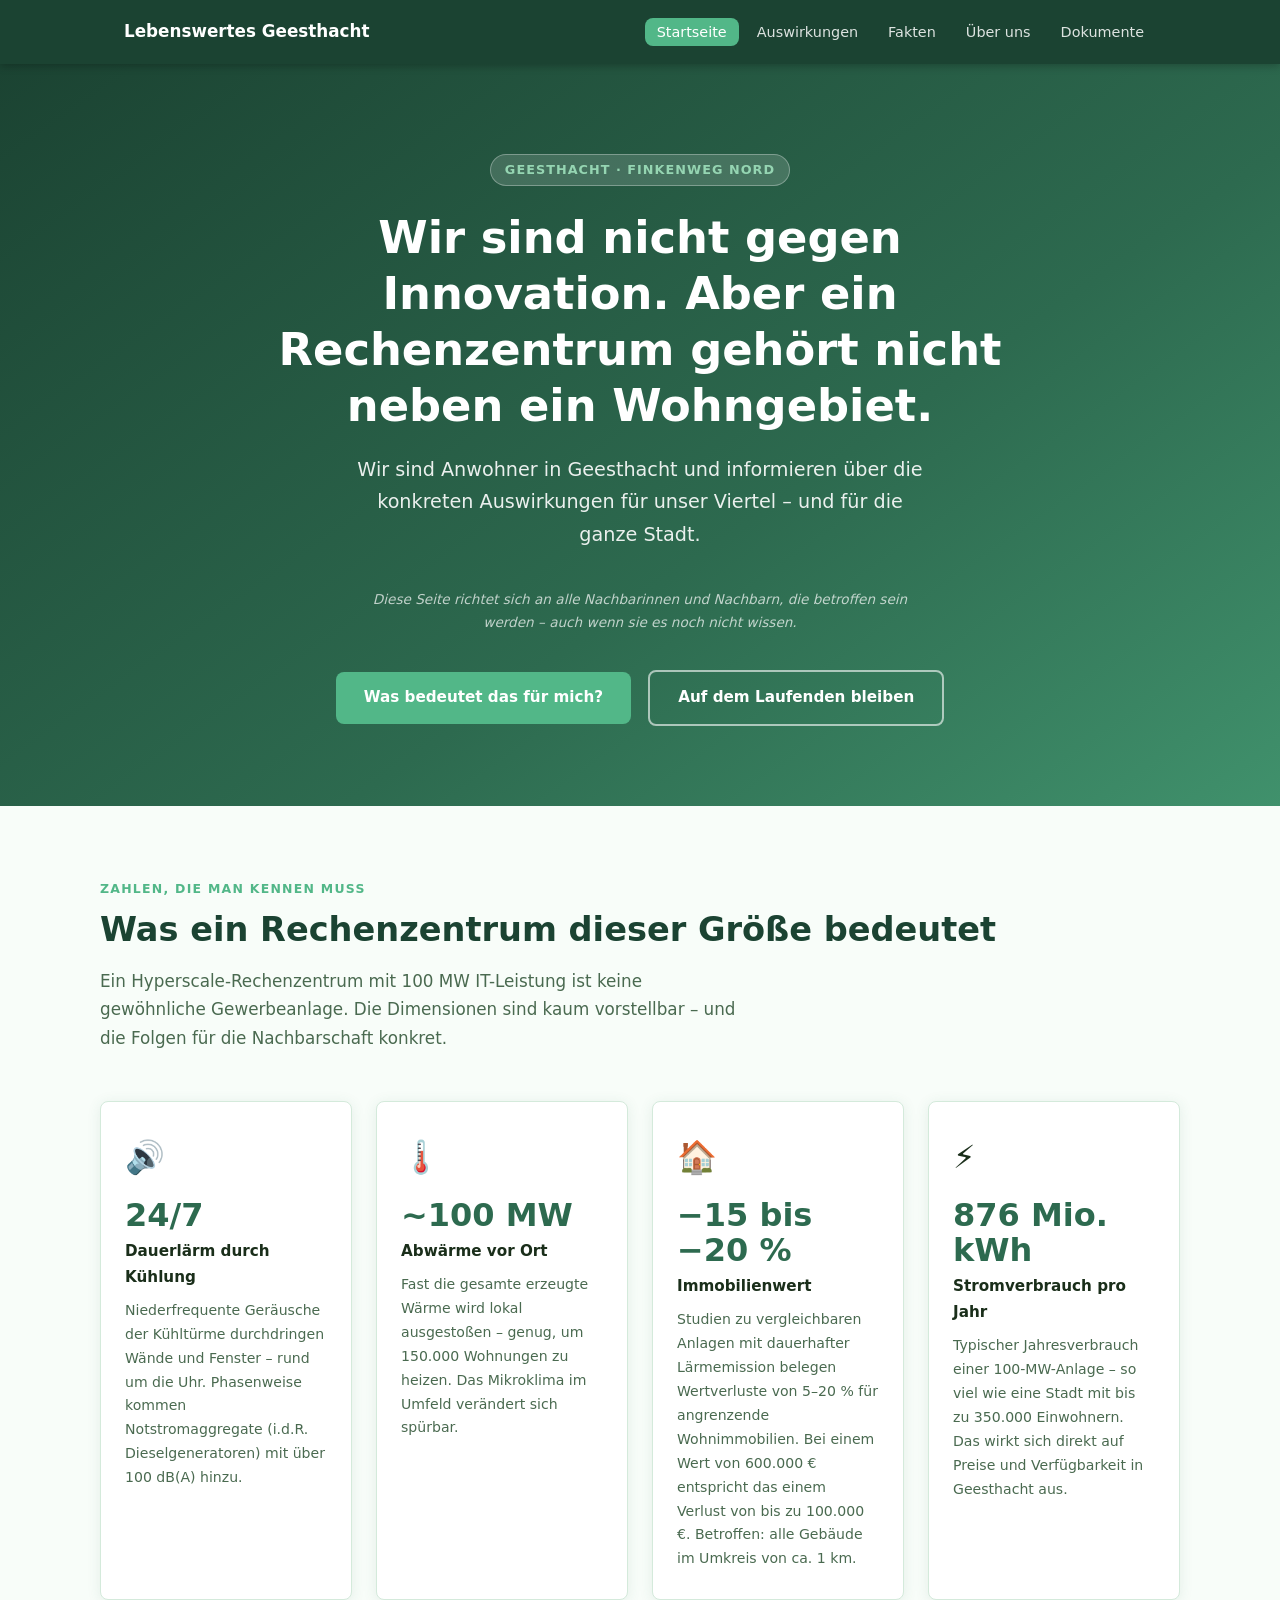
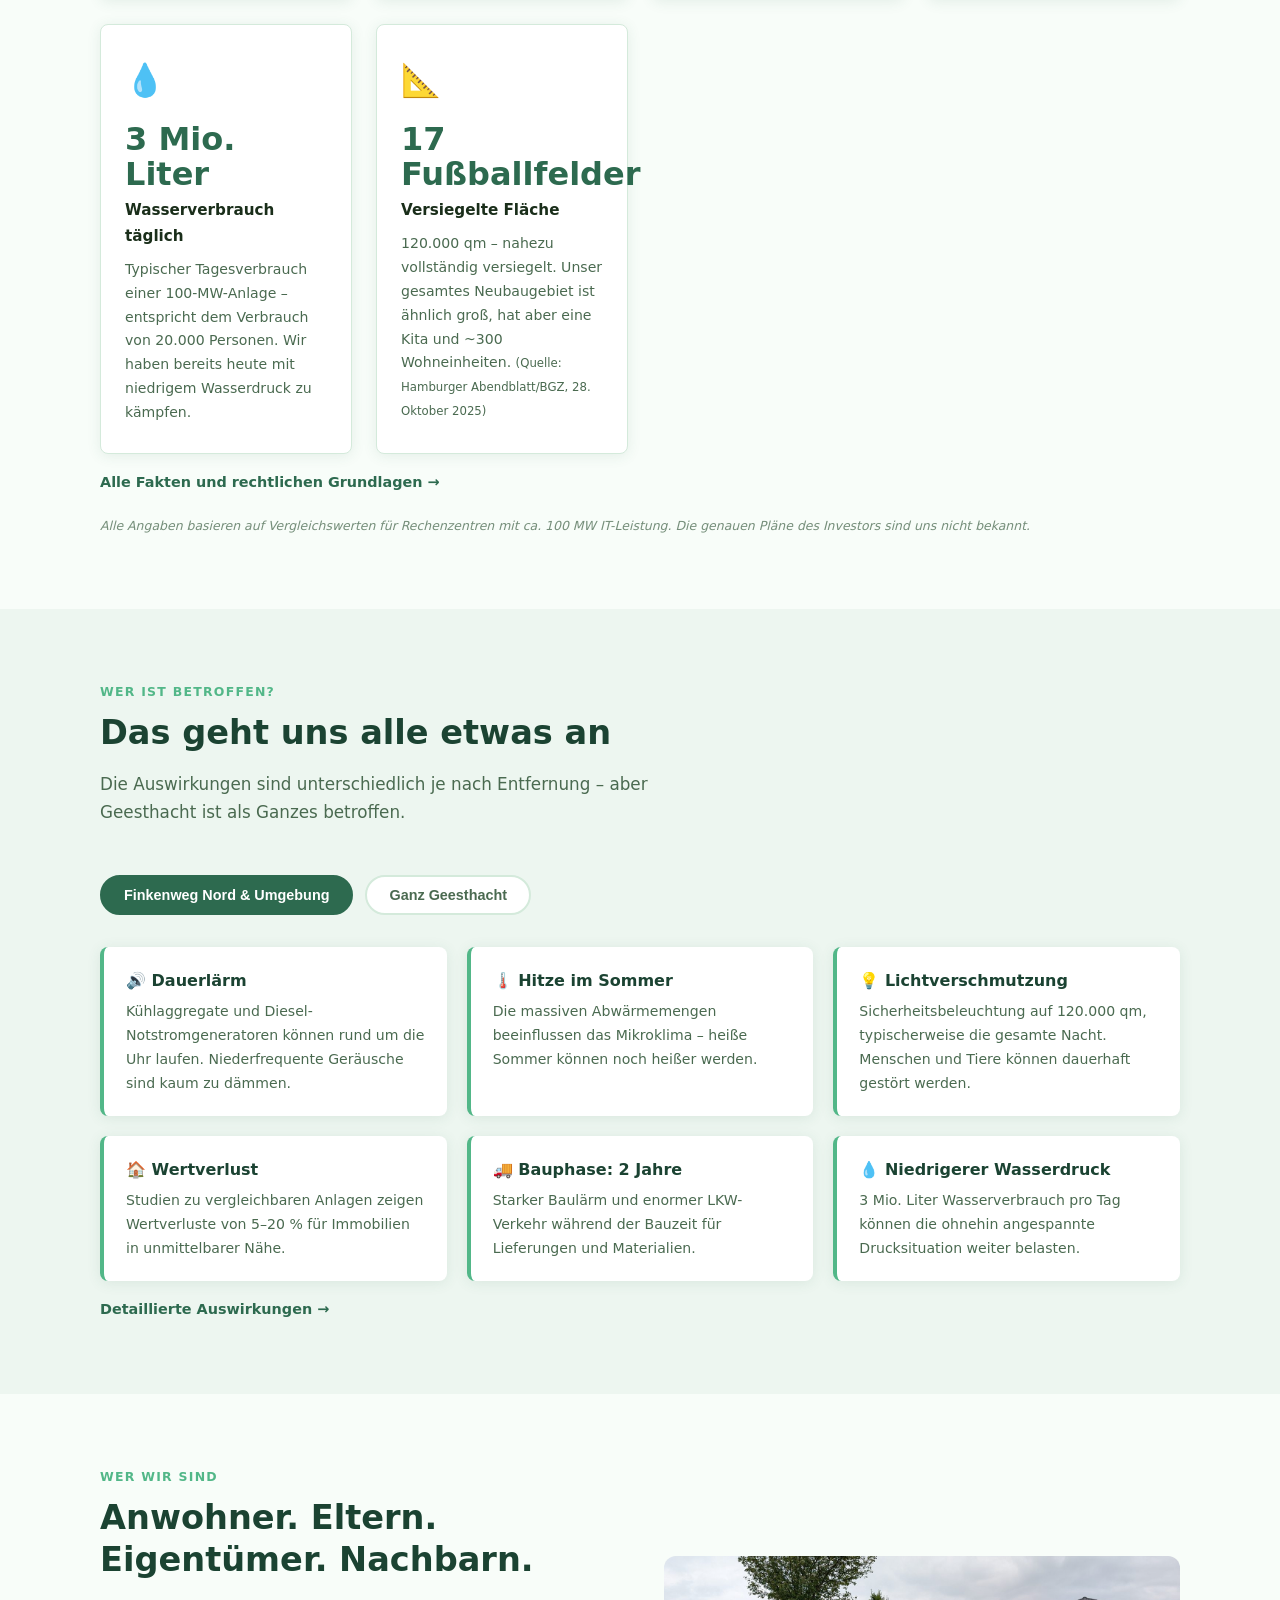
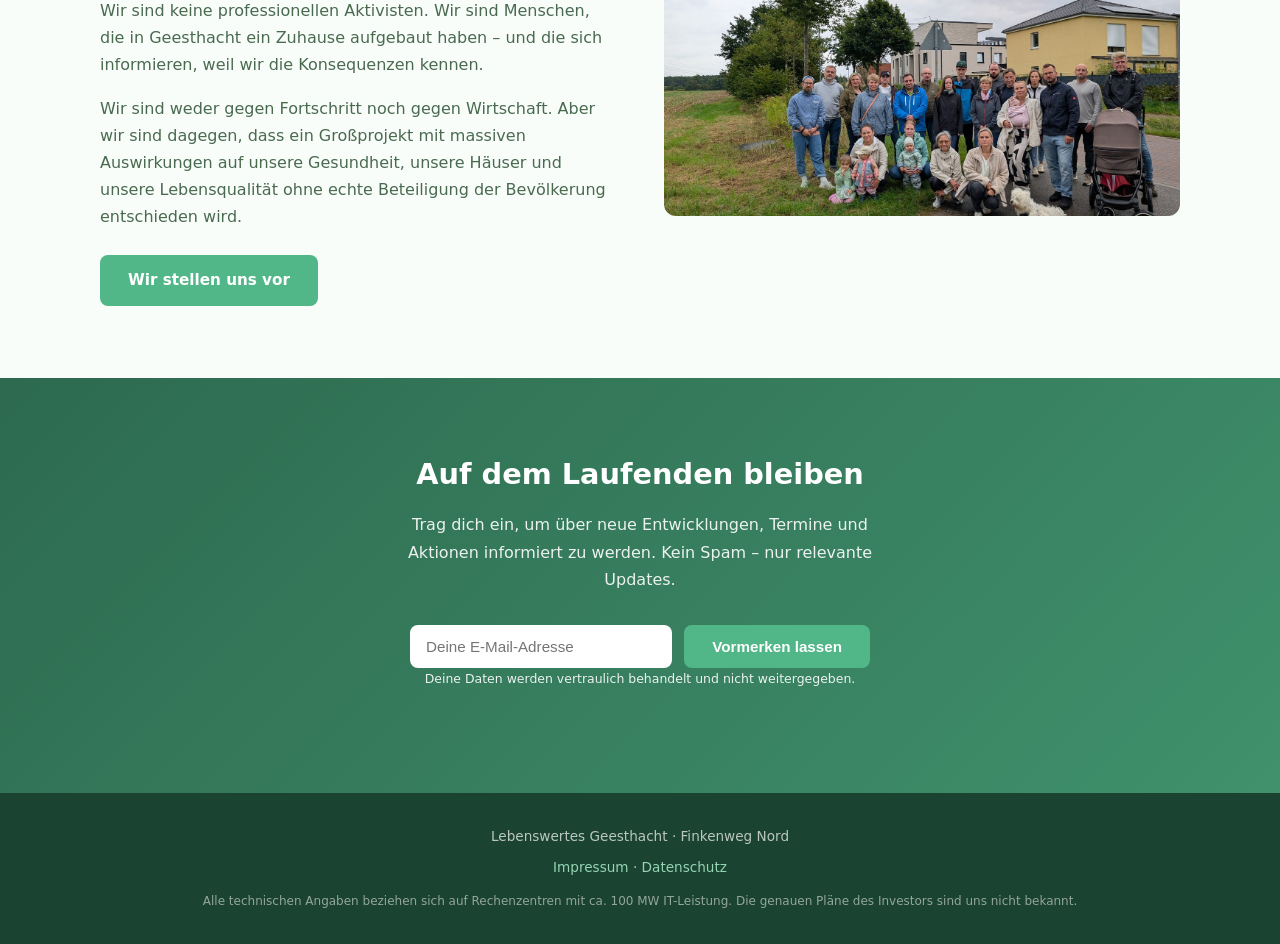
<file: index.html>
<!DOCTYPE html>
<html lang="de">
<head>
    <meta charset="UTF-8">
    <link rel="icon" href="data:image/svg+xml,<svg xmlns=%22http://www.w3.org/2000/svg%22 viewBox=%220 0 100 100%22><text y=%22.9em%22 font-size=%2290%22>🌿</text></svg>">
    <meta name="viewport" content="width=device-width, initial-scale=1.0">
    <title>Lebenswertes Geesthacht</title>
    <meta name="description" content="Wir sind Anwohner in Geesthacht und setzen uns dafür ein, dass kein Rechenzentrum direkt neben unserem Wohngebiet gebaut wird.">
    <link rel="stylesheet" href="style.css">
</head>
<body>

<nav class="nav">
    <div class="nav-inner">
        <a href="index.html" class="nav-logo">Lebenswertes Geesthacht</a>
        <button class="nav-toggle" onclick="toggleNav()" aria-label="Menü">
            <span></span><span></span><span></span>
        </button>
        <ul class="nav-links" id="navLinks">
            <li><a href="index.html" class="active">Startseite</a></li>
            <li><a href="auswirkungen.html">Auswirkungen</a></li>
            <li><a href="fakten.html">Fakten</a></li>
            <li><a href="ueber-uns.html">Über uns</a></li>
            <li><a href="dokumente.html">Dokumente</a></li>
        </ul>
    </div>
</nav>

<section class="hero">
    <span class="hero-label">Geesthacht · Finkenweg Nord</span>
    <h1>Wir sind nicht gegen Innovation. Aber ein Rechenzentrum gehört nicht neben ein Wohngebiet.</h1>
    <p class="hero-sub">
        Wir sind Anwohner in Geesthacht und informieren über die konkreten Auswirkungen für unser Viertel – und für die ganze Stadt.
    </p>
    <p class="hero-note">
        Diese Seite richtet sich an alle Nachbarinnen und Nachbarn, die betroffen sein werden – auch wenn sie es noch nicht wissen.
    </p>
    <a href="auswirkungen.html" class="btn btn-primary">Was bedeutet das für mich?</a>
    <a href="#vormerken" class="btn btn-outline">Auf dem Laufenden bleiben</a>
</section>

<!-- FACT HIGHLIGHTS -->
<section class="section">
    <div class="container">
        <p class="section-label">Zahlen, die man kennen muss</p>
        <h2 class="section-title">Was ein Rechenzentrum dieser Größe bedeutet</h2>
        <p class="section-intro">
            Ein Hyperscale-Rechenzentrum mit 100 MW IT-Leistung ist keine gewöhnliche Gewerbeanlage.
            Die Dimensionen sind kaum vorstellbar – und die Folgen für die Nachbarschaft konkret.
        </p>
        <div class="cards">
            <div class="card">
                <div class="card-icon">🔊</div>
                <div class="card-number">24/7</div>
                <div class="card-title">Dauerlärm durch Kühlung</div>
                <p>Niederfrequente Geräusche der Kühltürme durchdringen Wände und Fenster – rund um die Uhr. Phasenweise kommen Notstromaggregate (i.d.R. Dieselgeneratoren) mit über 100 dB(A) hinzu.</p>
            </div>
            <div class="card">
                <div class="card-icon">🌡️</div>
                <div class="card-number">~100 MW</div>
                <div class="card-title">Abwärme vor Ort</div>
                <p>Fast die gesamte erzeugte Wärme wird lokal ausgestoßen – genug, um 150.000 Wohnungen zu heizen. Das Mikroklima im Umfeld verändert sich spürbar.</p>
            </div>
            <div class="card">
                <div class="card-icon">🏠</div>
                <div class="card-number">−15 bis −20 %</div>
                <div class="card-title">Immobilienwert</div>
                <p>Studien zu vergleichbaren Anlagen mit dauerhafter Lärmemission belegen Wertverluste von 5–20 % für angrenzende Wohnimmobilien. Bei einem Wert von 600.000 € entspricht das einem Verlust von bis zu 100.000 €. Betroffen: alle Gebäude im Umkreis von ca. 1 km.</p>
            </div>
            <div class="card">
                <div class="card-icon">⚡</div>
                <div class="card-number">876 Mio. kWh</div>
                <div class="card-title">Stromverbrauch pro Jahr</div>
                <p>Typischer Jahresverbrauch einer 100-MW-Anlage – so viel wie eine Stadt mit bis zu 350.000 Einwohnern. Das wirkt sich direkt auf Preise und Verfügbarkeit in Geesthacht aus.</p>
            </div>
            <div class="card">
                <div class="card-icon">💧</div>
                <div class="card-number">3 Mio. Liter</div>
                <div class="card-title">Wasserverbrauch täglich</div>
                <p>Typischer Tagesverbrauch einer 100-MW-Anlage – entspricht dem Verbrauch von 20.000 Personen. Wir haben bereits heute mit niedrigem Wasserdruck zu kämpfen.</p>
            </div>
            <div class="card">
                <div class="card-icon">📐</div>
                <div class="card-number">17 Fußballfelder</div>
                <div class="card-title">Versiegelte Fläche</div>
                <p>120.000 qm – nahezu vollständig versiegelt. Unser gesamtes Neubaugebiet ist ähnlich groß, hat aber eine Kita und ~300 Wohneinheiten. <small style="color:var(--text-muted);">(Quelle: Hamburger Abendblatt/BGZ, 28. Oktober 2025)</small></p>
            </div>
        </div>
        <a href="fakten.html" class="teaser-link">Alle Fakten und rechtlichen Grundlagen →</a>
        <p style="margin-top:20px; font-size:.78rem; color:var(--text-muted); font-style:italic; opacity:.75;">Alle Angaben basieren auf Vergleichswerten für Rechenzentren mit ca. 100 MW IT-Leistung. Die genauen Pläne des Investors sind uns nicht bekannt.</p>
    </div>
</section>

<!-- BETROFFEN? -->
<section class="section section-alt">
    <div class="container">
        <p class="section-label">Wer ist betroffen?</p>
        <h2 class="section-title">Das geht uns alle etwas an</h2>
        <p class="section-intro">Die Auswirkungen sind unterschiedlich je nach Entfernung – aber Geesthacht ist als Ganzes betroffen.</p>

        <div class="tabs">
            <button class="tab-btn active" onclick="switchTab('tab-nah', this)">Finkenweg Nord &amp; Umgebung</button>
            <button class="tab-btn" onclick="switchTab('tab-geesthacht', this)">Ganz Geesthacht</button>
        </div>

        <div class="tab-panel active" id="tab-nah">
            <div class="impact-grid">
                <div class="impact-item">
                    <h3>🔊 Dauerlärm</h3>
                    <p>Kühlaggregate und Diesel-Notstromgeneratoren können rund um die Uhr laufen. Niederfrequente Geräusche sind kaum zu dämmen.</p>
                </div>
                <div class="impact-item">
                    <h3>🌡️ Hitze im Sommer</h3>
                    <p>Die massiven Abwärmemengen beeinflussen das Mikroklima – heiße Sommer können noch heißer werden.</p>
                </div>
                <div class="impact-item">
                    <h3>💡 Lichtverschmutzung</h3>
                    <p>Sicherheitsbeleuchtung auf 120.000 qm, typischerweise die gesamte Nacht. Menschen und Tiere können dauerhaft gestört werden.</p>
                </div>
                <div class="impact-item">
                    <h3>🏠 Wertverlust</h3>
                    <p>Studien zu vergleichbaren Anlagen zeigen Wertverluste von 5–20 % für Immobilien in unmittelbarer Nähe.</p>
                </div>
                <div class="impact-item">
                    <h3>🚚 Bauphase: 2 Jahre</h3>
                    <p>Starker Baulärm und enormer LKW-Verkehr während der Bauzeit für Lieferungen und Materialien.</p>
                </div>
                <div class="impact-item">
                    <h3>💧 Niedrigerer Wasserdruck</h3>
                    <p>3 Mio. Liter Wasserverbrauch pro Tag können die ohnehin angespannte Drucksituation weiter belasten.</p>
                </div>
            </div>
            <a href="auswirkungen.html" class="teaser-link">Detaillierte Auswirkungen →</a>
        </div>

        <div class="tab-panel" id="tab-geesthacht">
            <div class="impact-grid">
                <div class="impact-item">
                    <h3>⚡ Höhere Stromkosten</h3>
                    <p>876 Mio. kWh zusätzlicher Jahresverbrauch kann die Stromverfügbarkeit und Preise für alle Geesthachter beeinflussen.</p>
                </div>
                <div class="impact-item">
                    <h3>🚗 Wallboxen eingeschränkt</h3>
                    <p>Besonders in der neuen Hafencity können Wallboxen durch Lastenmanagement stark eingeschränkt werden – weil die nötige Kapazität fehlt.</p>
                </div>
                <div class="impact-item">
                    <h3>💧 Wasserversorgung</h3>
                    <p>Der enorme Wasserverbrauch kann das Geesthachter Netz, das ohnehin unter Druck steht, weiter belasten.</p>
                </div>
                <div class="impact-item">
                    <h3>📉 Kaum wirtschaftlicher Nutzen</h3>
                    <p>Nur 50–100 Arbeitsplätze, kaum lokale Aufträge, geringe Gewerbesteuer durch Abschreibungen und steuerliche Zerlegung auf mehrere Kommunen.</p>
                </div>
            </div>
            <a href="auswirkungen.html" class="teaser-link">Detaillierte Auswirkungen →</a>
        </div>
    </div>
</section>

<!-- WER SIND WIR -->
<section class="section">
    <div class="container section-split">
        <div>
            <p class="section-label">Wer wir sind</p>
            <h2 class="section-title">Anwohner. Eltern. Eigentümer. Nachbarn.</h2>
            <p style="color:var(--text-muted); margin-bottom:16px;">
                Wir sind keine professionellen Aktivisten. Wir sind Menschen, die in Geesthacht ein Zuhause aufgebaut haben –
                und die sich informieren, weil wir die Konsequenzen kennen.
            </p>
            <p style="color:var(--text-muted); margin-bottom:24px;">
                Wir sind weder gegen Fortschritt noch gegen Wirtschaft. Aber wir sind dagegen, dass ein Großprojekt
                mit massiven Auswirkungen auf unsere Gesundheit, unsere Häuser und unsere Lebensqualität
                ohne echte Beteiligung der Bevölkerung entschieden wird.
            </p>
            <a href="ueber-uns.html" class="btn btn-primary">Wir stellen uns vor</a>
        </div>
        <div style="border-radius:12px; overflow:hidden; height:260px;">
            <img src="gruppe_finkenweg.jpg" alt="Anwohner Lebenswertes Geesthacht" style="width:100%; height:100%; object-fit:cover; object-position:center 55%; display:block;">
        </div>
    </div>
</section>

<!-- NEWSLETTER -->
<section class="newsletter" id="vormerken">
    <div class="container">
        <h2>Auf dem Laufenden bleiben</h2>
        <p>Trag dich ein, um über neue Entwicklungen, Termine und Aktionen informiert zu werden. Kein Spam – nur relevante Updates.</p>

        <!-- MAILCHIMP EMBED: Ersetze diesen Platzhalter mit dem Einbettcode aus deinem Mailchimp-Account -->
        <!-- Anleitung: Mailchimp → Audience → Signup forms → Embedded forms → Code kopieren und hier einfügen -->
        <form class="newsletter-form" action="https://lebenswertes-geesthacht.us17.list-manage.com/subscribe/post?u=48dccf539fbe68d70dd733b35&amp;id=de1815a1cf&amp;f_id=00e4e0e3f0" method="post" target="_blank">
            <input type="email" name="EMAIL" placeholder="Deine E-Mail-Adresse" required>
            <div aria-hidden="true" style="position:absolute;left:-5000px;"><input type="text" name="b_48dccf539fbe68d70dd733b35_de1815a1cf" tabindex="-1" value=""></div>
            <button type="submit" name="subscribe" class="btn btn-primary">Vormerken lassen</button>
        </form>
        <p class="newsletter-hint">Deine Daten werden vertraulich behandelt und nicht weitergegeben.</p>
        <!-- ENDE MAILCHIMP PLATZHALTER -->
    </div>
</section>

<footer>
    <div class="container">
        <p>Lebenswertes Geesthacht · Finkenweg Nord</p>
        <p style="margin-top:8px;"><a href="impressum.html">Impressum</a> · <a href="datenschutz.html">Datenschutz</a></p>
        <p style="margin-top:12px; font-size:.75rem; opacity:.75;">Alle technischen Angaben beziehen sich auf Rechenzentren mit ca. 100 MW IT-Leistung. Die genauen Pläne des Investors sind uns nicht bekannt.</p>
    </div>
</footer>

<script>
function toggleNav() {
    document.getElementById('navLinks').classList.toggle('open');
}
function switchTab(id, btn) {
    document.querySelectorAll('.tab-panel').forEach(p => p.classList.remove('active'));
    document.querySelectorAll('.tab-btn').forEach(b => b.classList.remove('active'));
    document.getElementById(id).classList.add('active');
    btn.classList.add('active');
}
</script>
</body>
</html>
</file>
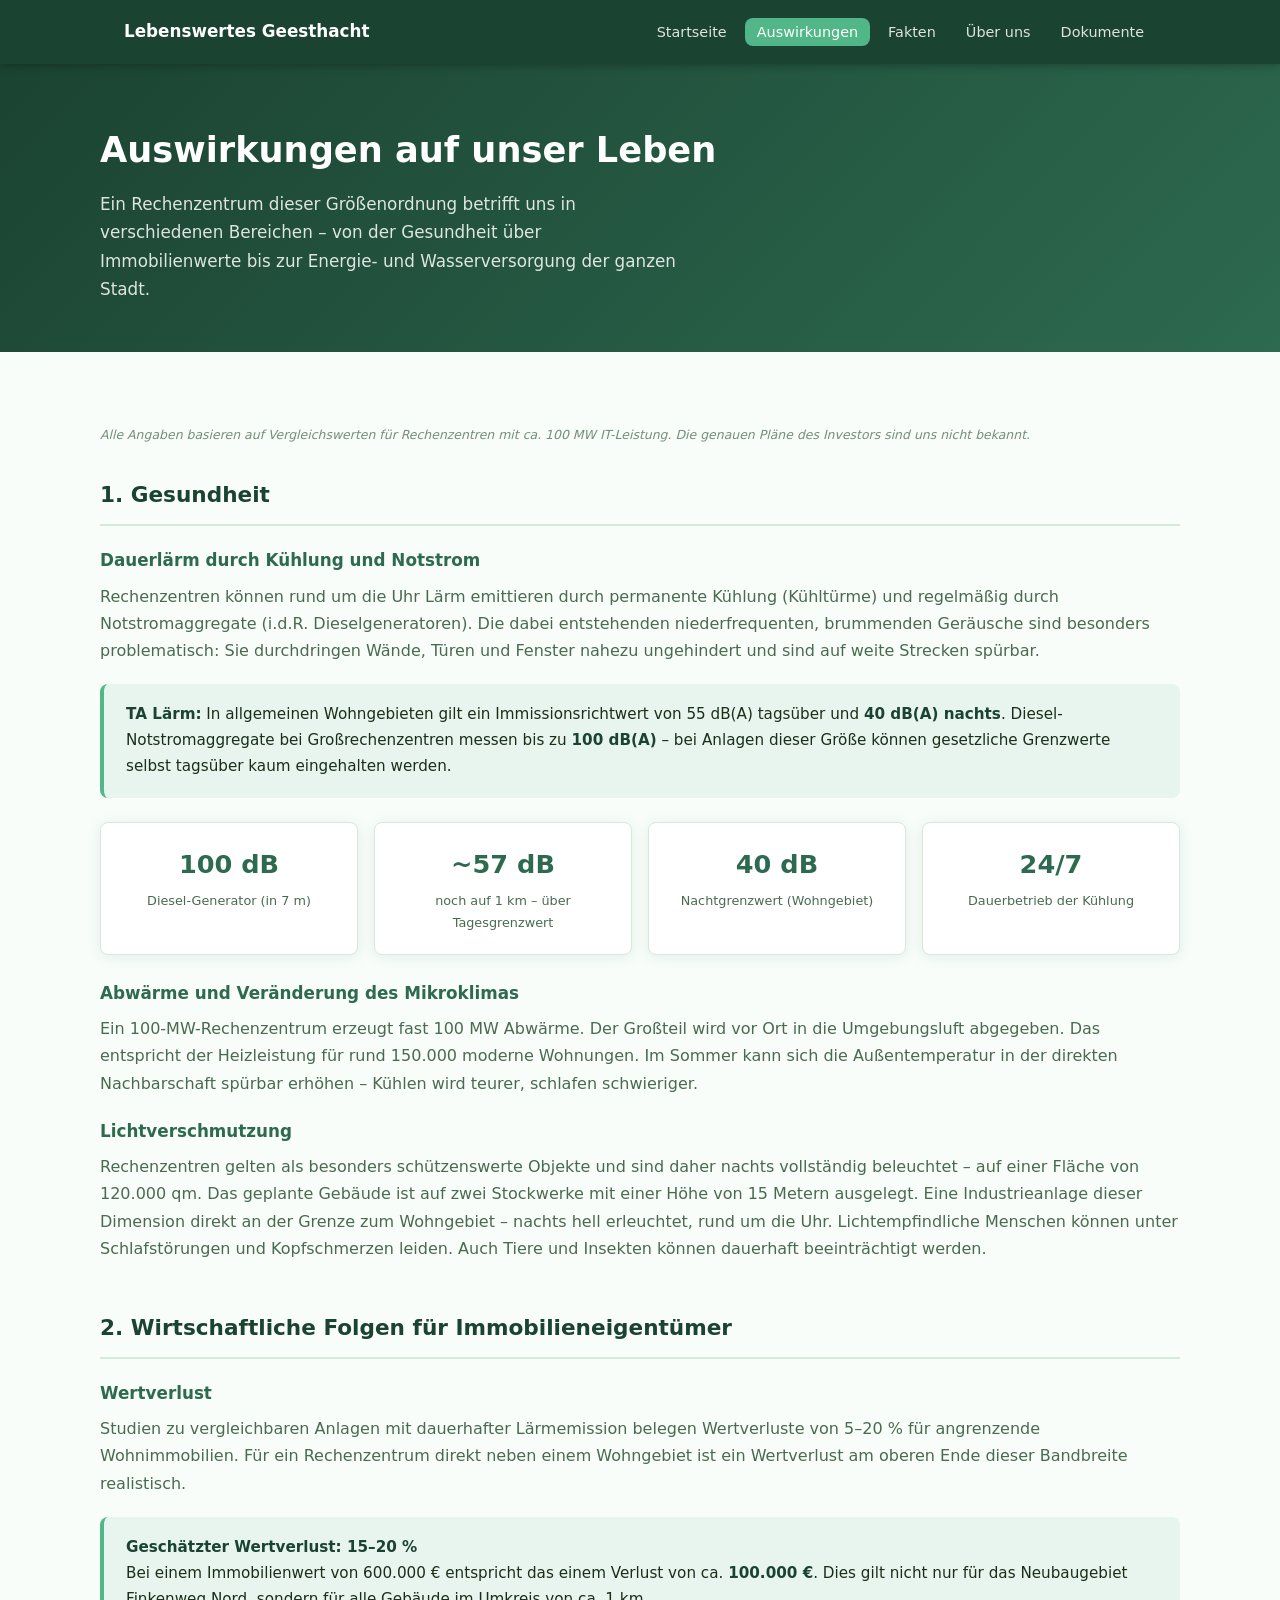
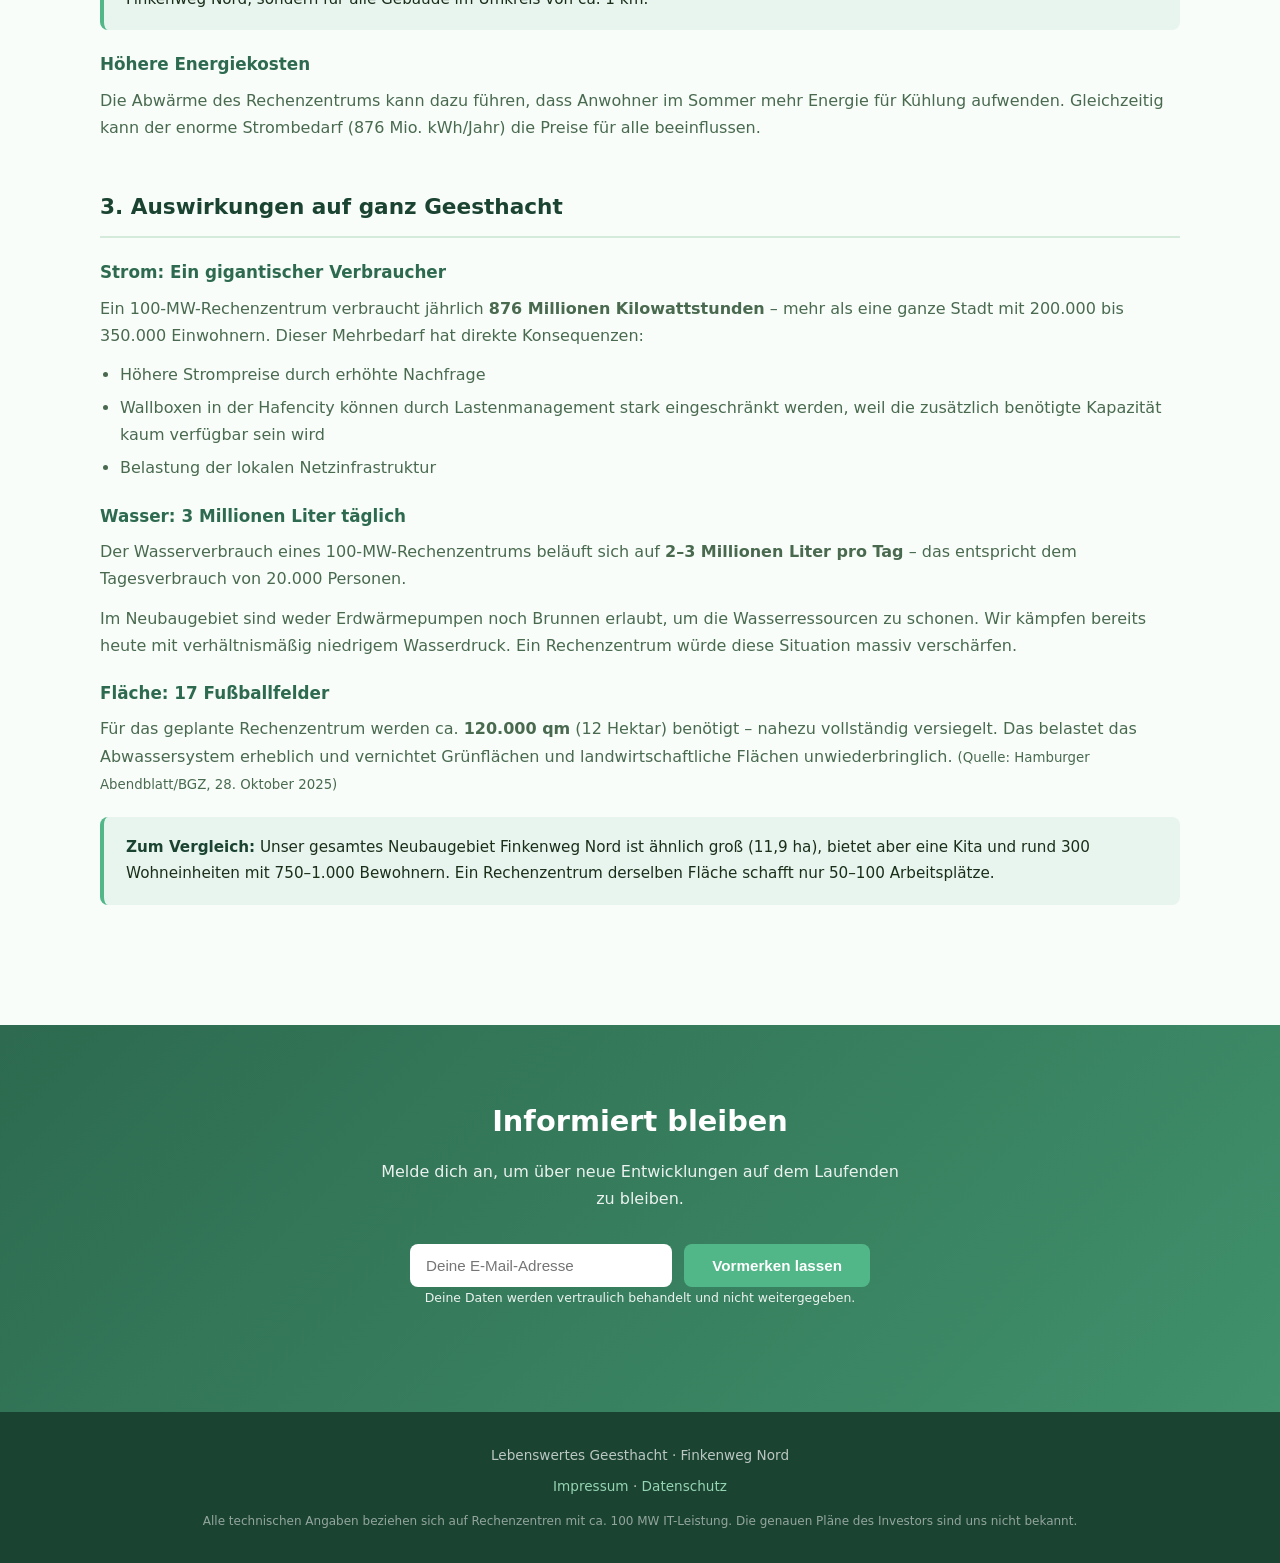
<file: auswirkungen.html>
<!DOCTYPE html>
<html lang="de">
<head>
    <meta charset="UTF-8">
    <link rel="icon" href="data:image/svg+xml,<svg xmlns=%22http://www.w3.org/2000/svg%22 viewBox=%220 0 100 100%22><text y=%22.9em%22 font-size=%2290%22>🌿</text></svg>">
    <meta name="viewport" content="width=device-width, initial-scale=1.0">
    <title>Auswirkungen – Lebenswertes Geesthacht</title>
    <meta name="description" content="Detaillierte Auswirkungen eines Rechenzentrums auf Gesundheit, Immobilien, Strom und Wasser in Geesthacht.">
    <link rel="stylesheet" href="style.css">
</head>
<body>

<nav class="nav">
    <div class="nav-inner">
        <a href="index.html" class="nav-logo">Lebenswertes Geesthacht</a>
        <button class="nav-toggle" onclick="toggleNav()" aria-label="Menü">
            <span></span><span></span><span></span>
        </button>
        <ul class="nav-links" id="navLinks">
            <li><a href="index.html">Startseite</a></li>
            <li><a href="auswirkungen.html" class="active">Auswirkungen</a></li>
            <li><a href="fakten.html">Fakten</a></li>
            <li><a href="ueber-uns.html">Über uns</a></li>
            <li><a href="dokumente.html">Dokumente</a></li>
        </ul>
    </div>
</nav>

<div class="page-hero">
    <div class="container">
        <h1>Auswirkungen auf unser Leben</h1>
        <p>Ein Rechenzentrum dieser Größenordnung betrifft uns in verschiedenen Bereichen – von der Gesundheit über Immobilienwerte bis zur Energie- und Wasserversorgung der ganzen Stadt.</p>
    </div>
</div>

<section class="section">
    <div class="container">

        <p style="margin-bottom:32px; font-size:.78rem; color:var(--text-muted); font-style:italic; opacity:.75;">Alle Angaben basieren auf Vergleichswerten für Rechenzentren mit ca. 100 MW IT-Leistung. Die genauen Pläne des Investors sind uns nicht bekannt.</p>

        <div class="content-block">
            <h2>1. Gesundheit</h2>

            <h3>Dauerlärm durch Kühlung und Notstrom</h3>
            <p>Rechenzentren können rund um die Uhr Lärm emittieren durch permanente Kühlung (Kühltürme) und regelmäßig durch Notstromaggregate (i.d.R. Dieselgeneratoren). Die dabei entstehenden niederfrequenten, brummenden Geräusche sind besonders problematisch: Sie durchdringen Wände, Türen und Fenster nahezu ungehindert und sind auf weite Strecken spürbar.</p>

            <div class="highlight-box">
                <strong>TA Lärm:</strong> In allgemeinen Wohngebieten gilt ein Immissionsrichtwert von 55 dB(A) tagsüber und <strong>40 dB(A) nachts</strong>. Diesel-Notstromaggregate bei Großrechenzentren messen bis zu <strong>100 dB(A)</strong> – bei Anlagen dieser Größe können gesetzliche Grenzwerte selbst tagsüber kaum eingehalten werden.
            </div>

            <div class="stat-row">
                <div class="stat-box"><div class="num">100 dB</div><div class="lbl">Diesel-Generator (in 7 m)</div></div>
                <div class="stat-box"><div class="num">~57 dB</div><div class="lbl">noch auf 1 km – über Tagesgrenzwert</div></div>
                <div class="stat-box"><div class="num">40 dB</div><div class="lbl">Nachtgrenzwert (Wohngebiet)</div></div>
                <div class="stat-box"><div class="num">24/7</div><div class="lbl">Dauerbetrieb der Kühlung</div></div>
            </div>

            <h3>Abwärme und Veränderung des Mikroklimas</h3>
            <p>Ein 100-MW-Rechenzentrum erzeugt fast 100 MW Abwärme. Der Großteil wird vor Ort in die Umgebungsluft abgegeben. Das entspricht der Heizleistung für rund 150.000 moderne Wohnungen. Im Sommer kann sich die Außentemperatur in der direkten Nachbarschaft spürbar erhöhen – Kühlen wird teurer, schlafen schwieriger.</p>

            <h3>Lichtverschmutzung</h3>
            <p>Rechenzentren gelten als besonders schützenswerte Objekte und sind daher nachts vollständig beleuchtet – auf einer Fläche von 120.000 qm. Das geplante Gebäude ist auf zwei Stockwerke mit einer Höhe von 15 Metern ausgelegt. Eine Industrieanlage dieser Dimension direkt an der Grenze zum Wohngebiet – nachts hell erleuchtet, rund um die Uhr. Lichtempfindliche Menschen können unter Schlafstörungen und Kopfschmerzen leiden. Auch Tiere und Insekten können dauerhaft beeinträchtigt werden.</p>
        </div>

        <div class="content-block">
            <h2>2. Wirtschaftliche Folgen für Immobilieneigentümer</h2>

            <h3>Wertverlust</h3>
            <p>Studien zu vergleichbaren Anlagen mit dauerhafter Lärmemission belegen Wertverluste von 5–20 % für angrenzende Wohnimmobilien. Für ein Rechenzentrum direkt neben einem Wohngebiet ist ein Wertverlust am oberen Ende dieser Bandbreite realistisch.</p>

            <div class="highlight-box">
                <strong>Geschätzter Wertverlust: 15–20 %</strong><br>
                Bei einem Immobilienwert von 600.000 € entspricht das einem Verlust von ca. <strong>100.000 €</strong>. Dies gilt nicht nur für das Neubaugebiet Finkenweg Nord, sondern für alle Gebäude im Umkreis von ca. 1 km.
            </div>

            <h3>Höhere Energiekosten</h3>
            <p>Die Abwärme des Rechenzentrums kann dazu führen, dass Anwohner im Sommer mehr Energie für Kühlung aufwenden. Gleichzeitig kann der enorme Strombedarf (876 Mio. kWh/Jahr) die Preise für alle beeinflussen.</p>
        </div>

        <div class="content-block">
            <h2>3. Auswirkungen auf ganz Geesthacht</h2>

            <h3>Strom: Ein gigantischer Verbraucher</h3>
            <p>Ein 100-MW-Rechenzentrum verbraucht jährlich <strong>876 Millionen Kilowattstunden</strong> – mehr als eine ganze Stadt mit 200.000 bis 350.000 Einwohnern. Dieser Mehrbedarf hat direkte Konsequenzen:</p>
            <ul>
                <li>Höhere Strompreise durch erhöhte Nachfrage</li>
                <li>Wallboxen in der Hafencity können durch Lastenmanagement stark eingeschränkt werden, weil die zusätzlich benötigte Kapazität kaum verfügbar sein wird</li>
                <li>Belastung der lokalen Netzinfrastruktur</li>
            </ul>

            <h3>Wasser: 3 Millionen Liter täglich</h3>
            <p>Der Wasserverbrauch eines 100-MW-Rechenzentrums beläuft sich auf <strong>2–3 Millionen Liter pro Tag</strong> – das entspricht dem Tagesverbrauch von 20.000 Personen.</p>
            <p>Im Neubaugebiet sind weder Erdwärmepumpen noch Brunnen erlaubt, um die Wasserressourcen zu schonen. Wir kämpfen bereits heute mit verhältnismäßig niedrigem Wasserdruck. Ein Rechenzentrum würde diese Situation massiv verschärfen.</p>

            <h3>Fläche: 17 Fußballfelder</h3>
            <p>Für das geplante Rechenzentrum werden ca. <strong>120.000 qm</strong> (12 Hektar) benötigt – nahezu vollständig versiegelt. Das belastet das Abwassersystem erheblich und vernichtet Grünflächen und landwirtschaftliche Flächen unwiederbringlich. <small style="color:var(--text-muted);">(Quelle: Hamburger Abendblatt/BGZ, 28. Oktober 2025)</small></p>

            <div class="highlight-box">
                <strong>Zum Vergleich:</strong> Unser gesamtes Neubaugebiet Finkenweg Nord ist ähnlich groß (11,9 ha), bietet aber eine Kita und rund 300 Wohneinheiten mit 750–1.000 Bewohnern. Ein Rechenzentrum derselben Fläche schafft nur 50–100 Arbeitsplätze.
            </div>
        </div>

    </div>
</section>

<section class="newsletter" id="vormerken">
    <div class="container">
        <h2>Informiert bleiben</h2>
        <p>Melde dich an, um über neue Entwicklungen auf dem Laufenden zu bleiben.</p>
        <form class="newsletter-form" action="https://lebenswertes-geesthacht.us17.list-manage.com/subscribe/post?u=48dccf539fbe68d70dd733b35&amp;id=de1815a1cf&amp;f_id=00e4e0e3f0" method="post" target="_blank">
            <input type="email" name="EMAIL" placeholder="Deine E-Mail-Adresse" required>
            <div aria-hidden="true" style="position:absolute;left:-5000px;"><input type="text" name="b_48dccf539fbe68d70dd733b35_de1815a1cf" tabindex="-1" value=""></div>
            <button type="submit" name="subscribe" class="btn btn-primary">Vormerken lassen</button>
        </form>
        <p class="newsletter-hint">Deine Daten werden vertraulich behandelt und nicht weitergegeben.</p>
    </div>
</section>

<footer>
    <div class="container">
        <p>Lebenswertes Geesthacht · Finkenweg Nord</p>
        <p style="margin-top:8px;"><a href="impressum.html">Impressum</a> · <a href="datenschutz.html">Datenschutz</a></p>
        <p style="margin-top:12px; font-size:.75rem; opacity:.75;">Alle technischen Angaben beziehen sich auf Rechenzentren mit ca. 100 MW IT-Leistung. Die genauen Pläne des Investors sind uns nicht bekannt.</p>
    </div>
</footer>

<script>
function toggleNav() { document.getElementById('navLinks').classList.toggle('open'); }
</script>
</body>
</html>
</file>
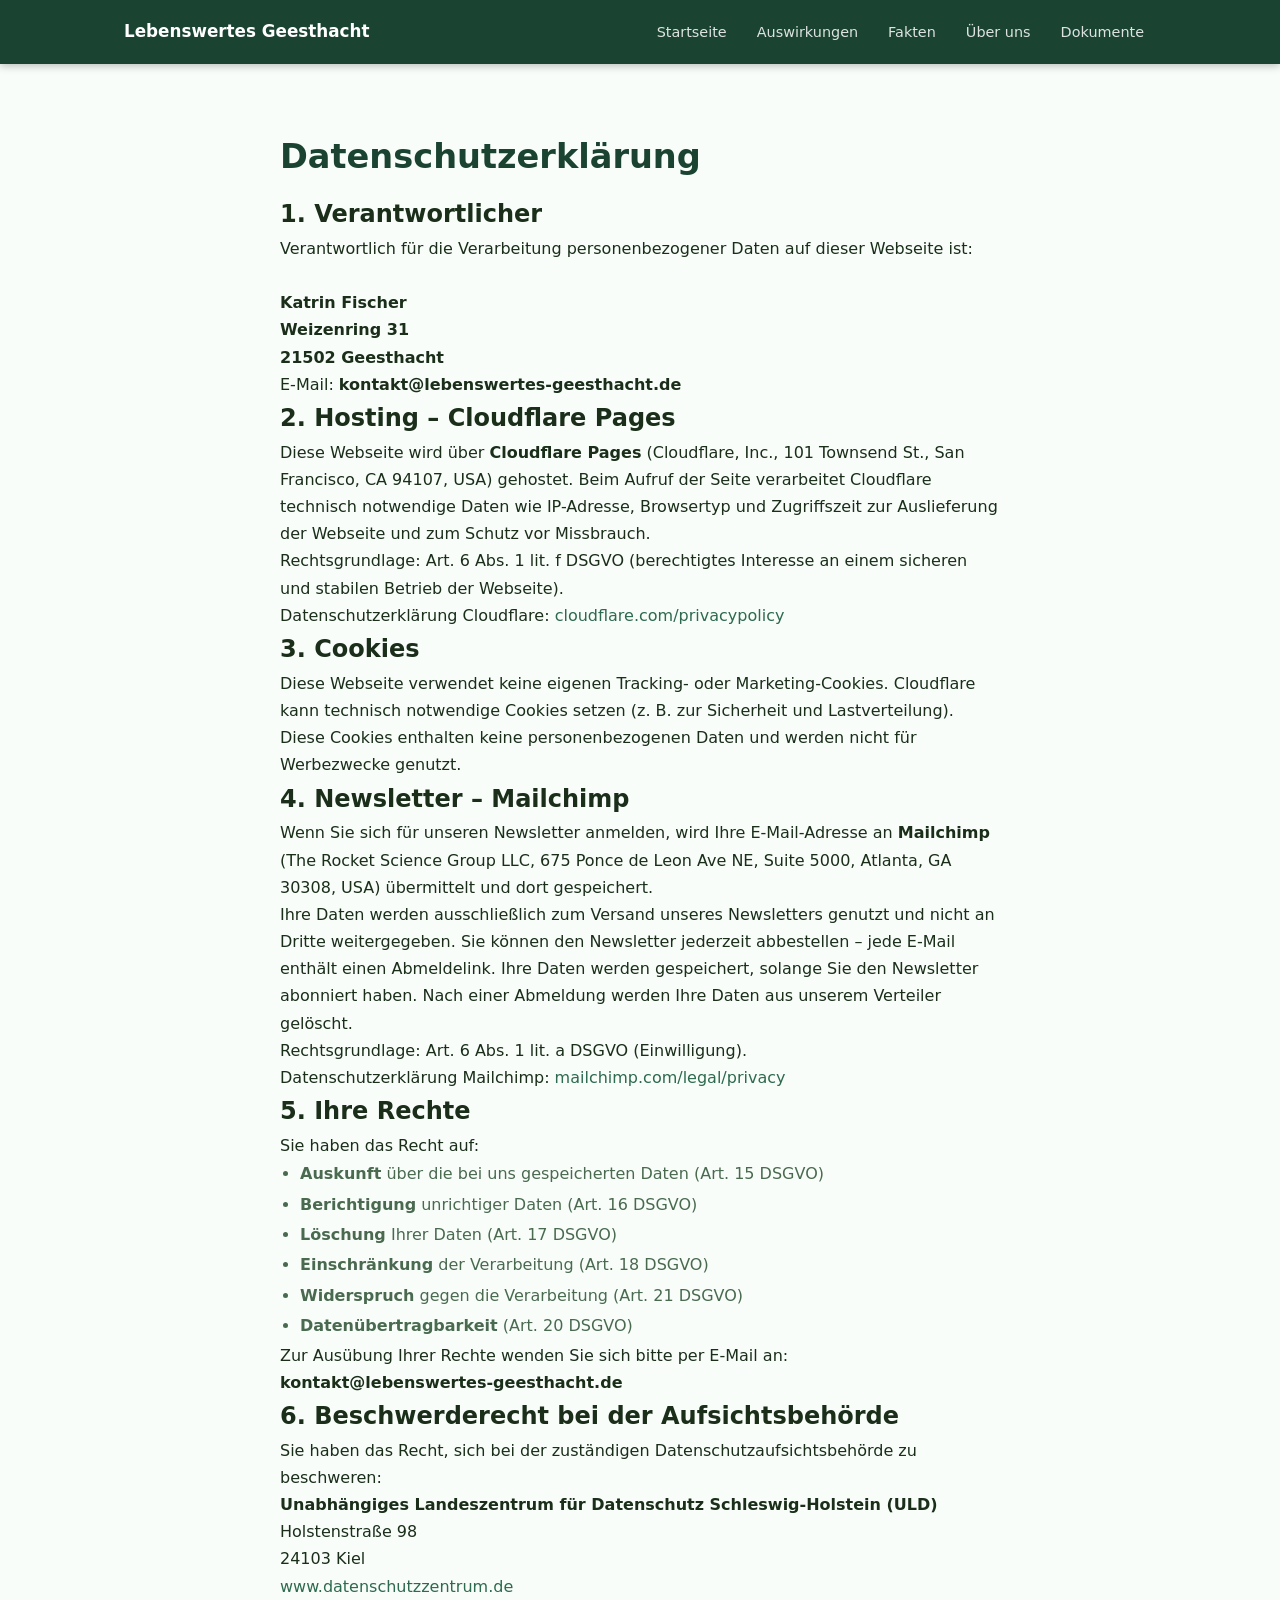
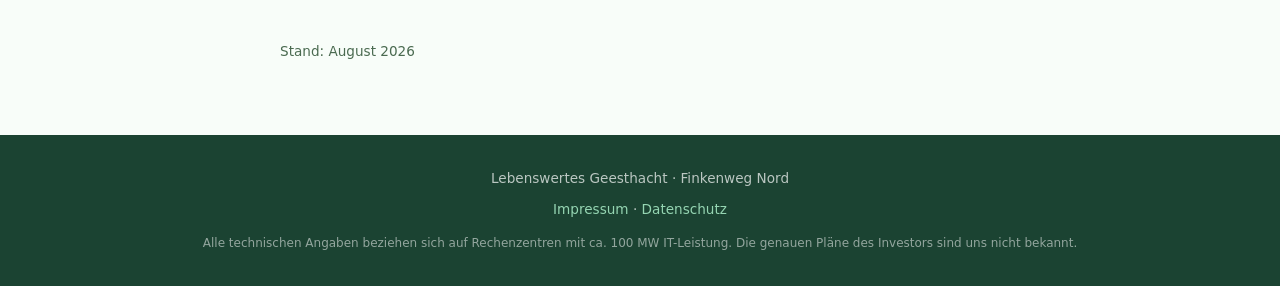
<file: datenschutz.html>
<!DOCTYPE html>
<html lang="de">
<head>
    <meta charset="UTF-8">
    <link rel="icon" href="data:image/svg+xml,<svg xmlns=%22http://www.w3.org/2000/svg%22 viewBox=%220 0 100 100%22><text y=%22.9em%22 font-size=%2290%22>🌿</text></svg>">
    <meta name="viewport" content="width=device-width, initial-scale=1.0">
    <title>Datenschutz – Lebenswertes Geesthacht</title>
    <link rel="stylesheet" href="style.css">
</head>
<body>

<nav class="nav">
    <div class="nav-inner">
        <a href="index.html" class="nav-logo">Lebenswertes Geesthacht</a>
        <button class="nav-toggle" onclick="toggleNav()" aria-label="Menü">
            <span></span><span></span><span></span>
        </button>
        <ul class="nav-links" id="navLinks">
            <li><a href="index.html">Startseite</a></li>
            <li><a href="auswirkungen.html">Auswirkungen</a></li>
            <li><a href="fakten.html">Fakten</a></li>
            <li><a href="ueber-uns.html">Über uns</a></li>
            <li><a href="dokumente.html">Dokumente</a></li>
        </ul>
    </div>
</nav>

<section class="section">
    <div class="container" style="max-width:720px;">
        <h1 class="section-title">Datenschutzerklärung</h1>

        <h2>1. Verantwortlicher</h2>
        <p>
            Verantwortlich für die Verarbeitung personenbezogener Daten auf dieser Webseite ist:<br><br>
            <strong>Katrin Fischer</strong><br>
            <strong>Weizenring 31</strong><br>
            <strong>21502 Geesthacht</strong><br>
            E-Mail: <strong>kontakt@lebenswertes-geesthacht.de</strong>
        </p>

        <h2>2. Hosting – Cloudflare Pages</h2>
        <p>
            Diese Webseite wird über <strong>Cloudflare Pages</strong> (Cloudflare, Inc., 101 Townsend St., San Francisco, CA 94107, USA) gehostet.
            Beim Aufruf der Seite verarbeitet Cloudflare technisch notwendige Daten wie IP-Adresse, Browsertyp und Zugriffszeit
            zur Auslieferung der Webseite und zum Schutz vor Missbrauch.
        </p>
        <p>
            Rechtsgrundlage: Art. 6 Abs. 1 lit. f DSGVO (berechtigtes Interesse an einem sicheren und stabilen Betrieb der Webseite).<br>
            Datenschutzerklärung Cloudflare: <a href="https://www.cloudflare.com/privacypolicy/" target="_blank" rel="noopener">cloudflare.com/privacypolicy</a>
        </p>

        <h2>3. Cookies</h2>
        <p>
            Diese Webseite verwendet keine eigenen Tracking- oder Marketing-Cookies.
            Cloudflare kann technisch notwendige Cookies setzen (z. B. zur Sicherheit und Lastverteilung).
            Diese Cookies enthalten keine personenbezogenen Daten und werden nicht für Werbezwecke genutzt.
        </p>

        <h2>4. Newsletter – Mailchimp</h2>
        <p>
            Wenn Sie sich für unseren Newsletter anmelden, wird Ihre E-Mail-Adresse an
            <strong>Mailchimp</strong> (The Rocket Science Group LLC, 675 Ponce de Leon Ave NE, Suite 5000, Atlanta, GA 30308, USA)
            übermittelt und dort gespeichert.
        </p>
        <p>
            Ihre Daten werden ausschließlich zum Versand unseres Newsletters genutzt und nicht an Dritte weitergegeben.
            Sie können den Newsletter jederzeit abbestellen – jede E-Mail enthält einen Abmeldelink.
            Ihre Daten werden gespeichert, solange Sie den Newsletter abonniert haben. Nach einer Abmeldung werden Ihre Daten aus unserem Verteiler gelöscht.
        </p>
        <p>
            Rechtsgrundlage: Art. 6 Abs. 1 lit. a DSGVO (Einwilligung).<br>
            Datenschutzerklärung Mailchimp: <a href="https://mailchimp.com/legal/privacy/" target="_blank" rel="noopener">mailchimp.com/legal/privacy</a>
        </p>

        <h2>5. Ihre Rechte</h2>
        <p>Sie haben das Recht auf:</p>
        <ul style="color:var(--text-muted); padding-left:20px; line-height:1.9;">
            <li><strong>Auskunft</strong> über die bei uns gespeicherten Daten (Art. 15 DSGVO)</li>
            <li><strong>Berichtigung</strong> unrichtiger Daten (Art. 16 DSGVO)</li>
            <li><strong>Löschung</strong> Ihrer Daten (Art. 17 DSGVO)</li>
            <li><strong>Einschränkung</strong> der Verarbeitung (Art. 18 DSGVO)</li>
            <li><strong>Widerspruch</strong> gegen die Verarbeitung (Art. 21 DSGVO)</li>
            <li><strong>Datenübertragbarkeit</strong> (Art. 20 DSGVO)</li>
        </ul>
        <p>
            Zur Ausübung Ihrer Rechte wenden Sie sich bitte per E-Mail an: <strong>kontakt@lebenswertes-geesthacht.de</strong>
        </p>

        <h2>6. Beschwerderecht bei der Aufsichtsbehörde</h2>
        <p>
            Sie haben das Recht, sich bei der zuständigen Datenschutzaufsichtsbehörde zu beschweren:
        </p>
        <p>
            <strong>Unabhängiges Landeszentrum für Datenschutz Schleswig-Holstein (ULD)</strong><br>
            Holstenstraße 98<br>
            24103 Kiel<br>
            <a href="https://www.datenschutzzentrum.de" target="_blank" rel="noopener">www.datenschutzzentrum.de</a>
        </p>

        <p style="color:var(--text-muted); font-size:0.85rem; margin-top:40px;">
            Stand: August 2026
        </p>
    </div>
</section>

<footer>
    <div class="container">
        <p>Lebenswertes Geesthacht · Finkenweg Nord</p>
        <p style="margin-top:8px;"><a href="impressum.html">Impressum</a> · <a href="datenschutz.html">Datenschutz</a></p>
        <p style="margin-top:12px; font-size:.75rem; opacity:.75;">Alle technischen Angaben beziehen sich auf Rechenzentren mit ca. 100 MW IT-Leistung. Die genauen Pläne des Investors sind uns nicht bekannt.</p>
    </div>
</footer>

<script>
function toggleNav() {
    document.getElementById('navLinks').classList.toggle('open');
}
</script>
</body>
</html>
</file>
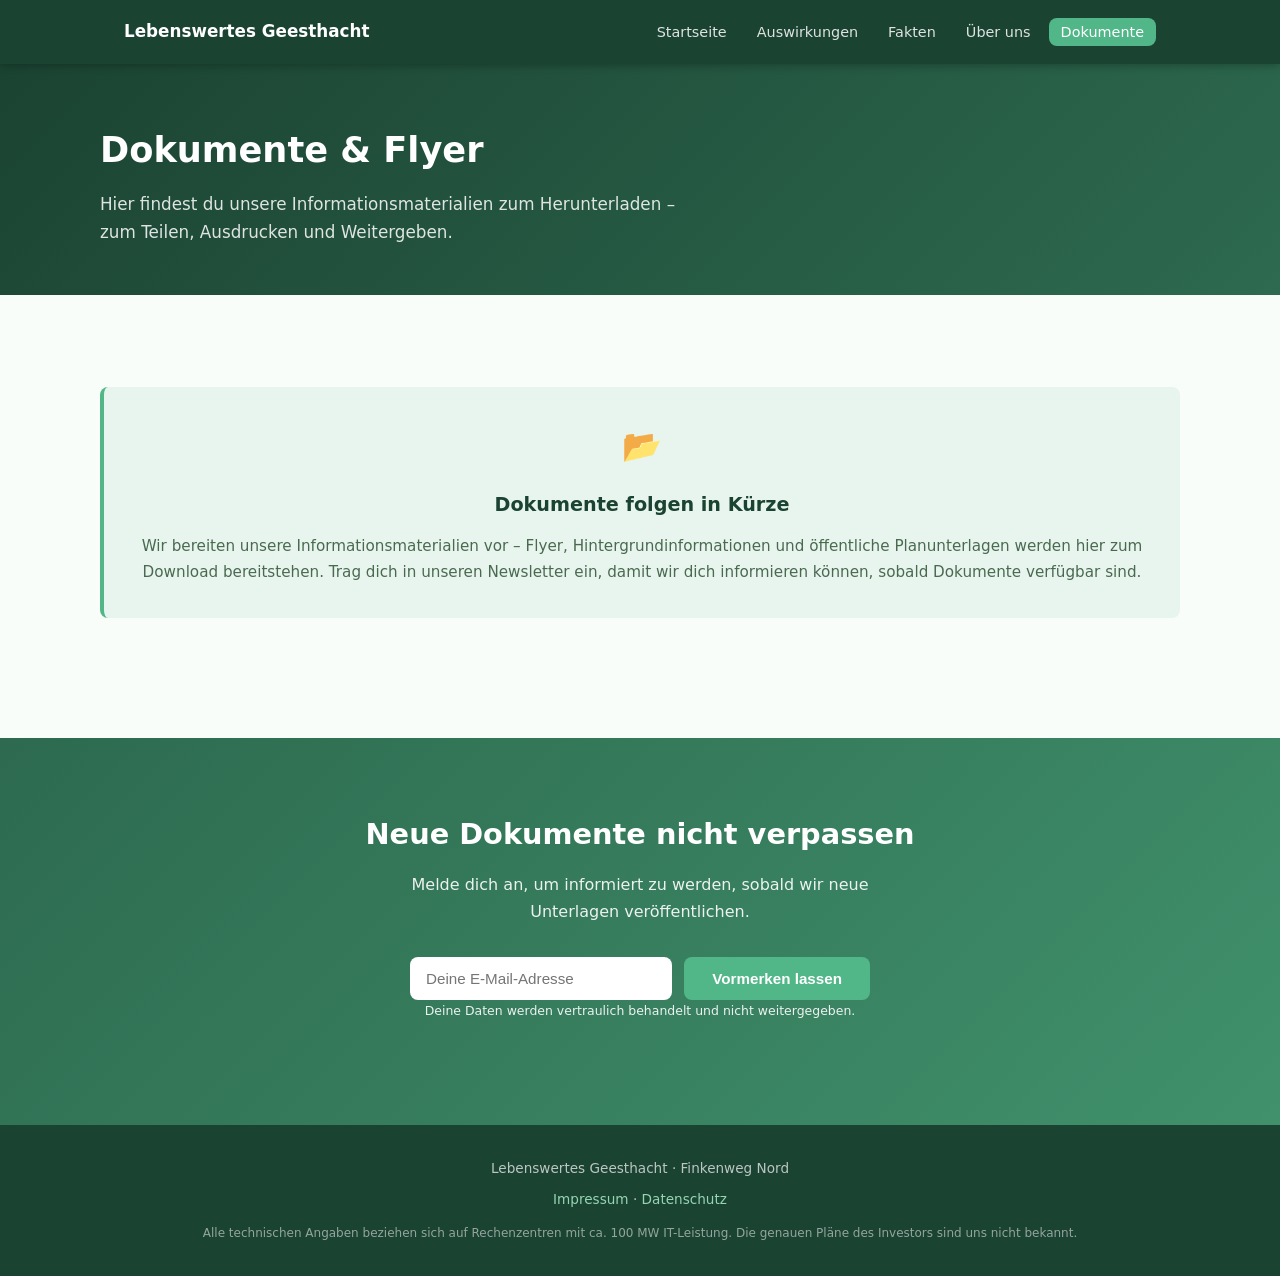
<file: dokumente.html>
<!DOCTYPE html>
<html lang="de">
<head>
    <meta charset="UTF-8">
    <link rel="icon" href="data:image/svg+xml,<svg xmlns=%22http://www.w3.org/2000/svg%22 viewBox=%220 0 100 100%22><text y=%22.9em%22 font-size=%2290%22>🌿</text></svg>">
    <meta name="viewport" content="width=device-width, initial-scale=1.0">
    <title>Dokumente – Lebenswertes Geesthacht</title>
    <meta name="description" content="Flyer, Informationsmaterial und wichtige Dokumente von Lebenswertes Geesthacht.">
    <link rel="stylesheet" href="style.css">
</head>
<body>

<nav class="nav">
    <div class="nav-inner">
        <a href="index.html" class="nav-logo">Lebenswertes Geesthacht</a>
        <button class="nav-toggle" onclick="toggleNav()" aria-label="Menü">
            <span></span><span></span><span></span>
        </button>
        <ul class="nav-links" id="navLinks">
            <li><a href="index.html">Startseite</a></li>
            <li><a href="auswirkungen.html">Auswirkungen</a></li>
            <li><a href="fakten.html">Fakten</a></li>
            <li><a href="ueber-uns.html">Über uns</a></li>
            <li><a href="dokumente.html" class="active">Dokumente</a></li>
        </ul>
    </div>
</nav>

<div class="page-hero">
    <div class="container">
        <h1>Dokumente &amp; Flyer</h1>
        <p>Hier findest du unsere Informationsmaterialien zum Herunterladen – zum Teilen, Ausdrucken und Weitergeben.</p>
    </div>
</div>

<section class="section">
    <div class="container">

        <div class="content-block">
            <div class="highlight-box" style="text-align:center; padding:32px 24px;">
                <div style="font-size:2rem; margin-bottom:16px;">📂</div>
                <h2 style="border:none; padding:0; margin-bottom:12px; font-size:1.2rem;">Dokumente folgen in Kürze</h2>
                <p style="margin-bottom:0;">Wir bereiten unsere Informationsmaterialien vor – Flyer, Hintergrundinformationen und öffentliche Planunterlagen werden hier zum Download bereitstehen. Trag dich in unseren Newsletter ein, damit wir dich informieren können, sobald Dokumente verfügbar sind.</p>
            </div>
        </div>

    </div>
</section>

<section class="newsletter" id="vormerken">
    <div class="container">
        <h2>Neue Dokumente nicht verpassen</h2>
        <p>Melde dich an, um informiert zu werden, sobald wir neue Unterlagen veröffentlichen.</p>
        <form class="newsletter-form" action="https://lebenswertes-geesthacht.us17.list-manage.com/subscribe/post?u=48dccf539fbe68d70dd733b35&amp;id=de1815a1cf&amp;f_id=00e4e0e3f0" method="post" target="_blank">
            <input type="email" name="EMAIL" placeholder="Deine E-Mail-Adresse" required>
            <div aria-hidden="true" style="position:absolute;left:-5000px;"><input type="text" name="b_48dccf539fbe68d70dd733b35_de1815a1cf" tabindex="-1" value=""></div>
            <button type="submit" name="subscribe" class="btn btn-primary">Vormerken lassen</button>
        </form>
        <p class="newsletter-hint">Deine Daten werden vertraulich behandelt und nicht weitergegeben.</p>
    </div>
</section>

<footer>
    <div class="container">
        <p>Lebenswertes Geesthacht · Finkenweg Nord</p>
        <p style="margin-top:8px;"><a href="impressum.html">Impressum</a> · <a href="datenschutz.html">Datenschutz</a></p>
        <p style="margin-top:12px; font-size:.75rem; opacity:.75;">Alle technischen Angaben beziehen sich auf Rechenzentren mit ca. 100 MW IT-Leistung. Die genauen Pläne des Investors sind uns nicht bekannt.</p>
    </div>
</footer>

<script>
function toggleNav() { document.getElementById('navLinks').classList.toggle('open'); }
</script>
</body>
</html>
</file>
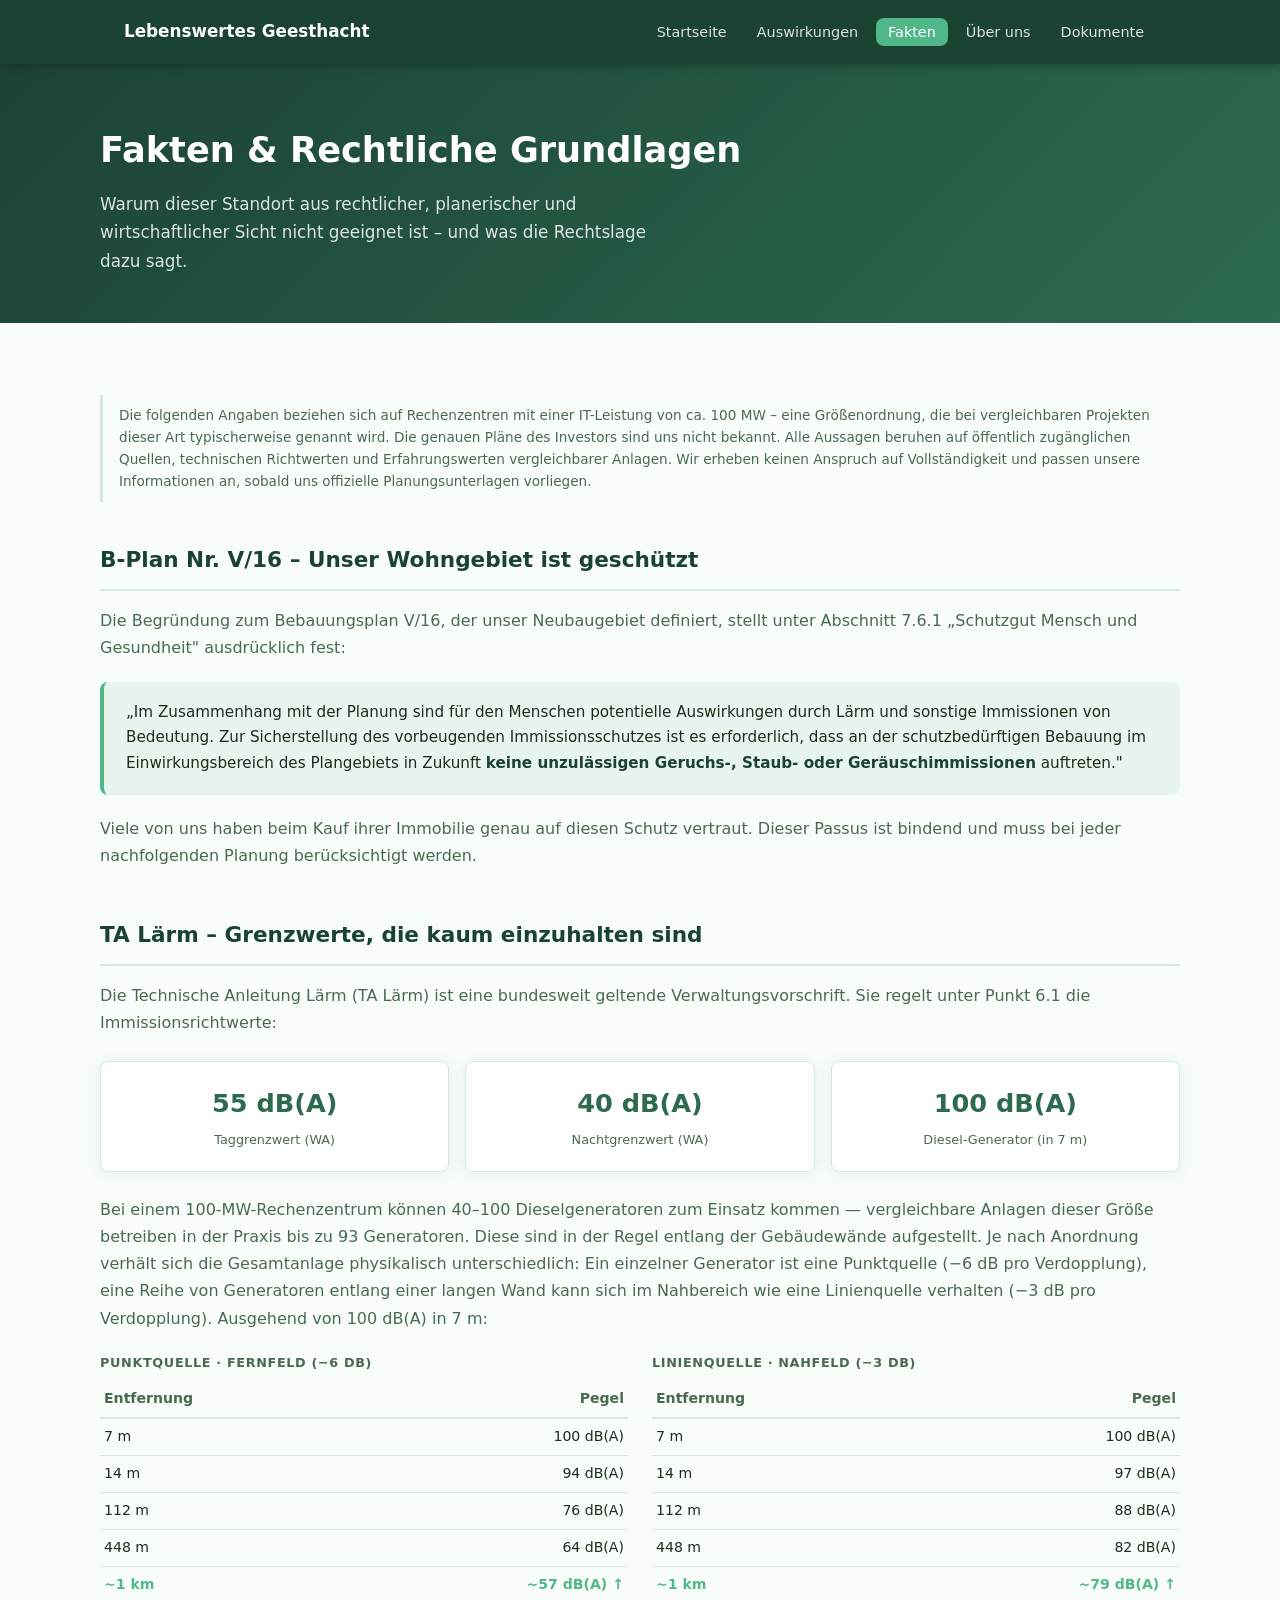
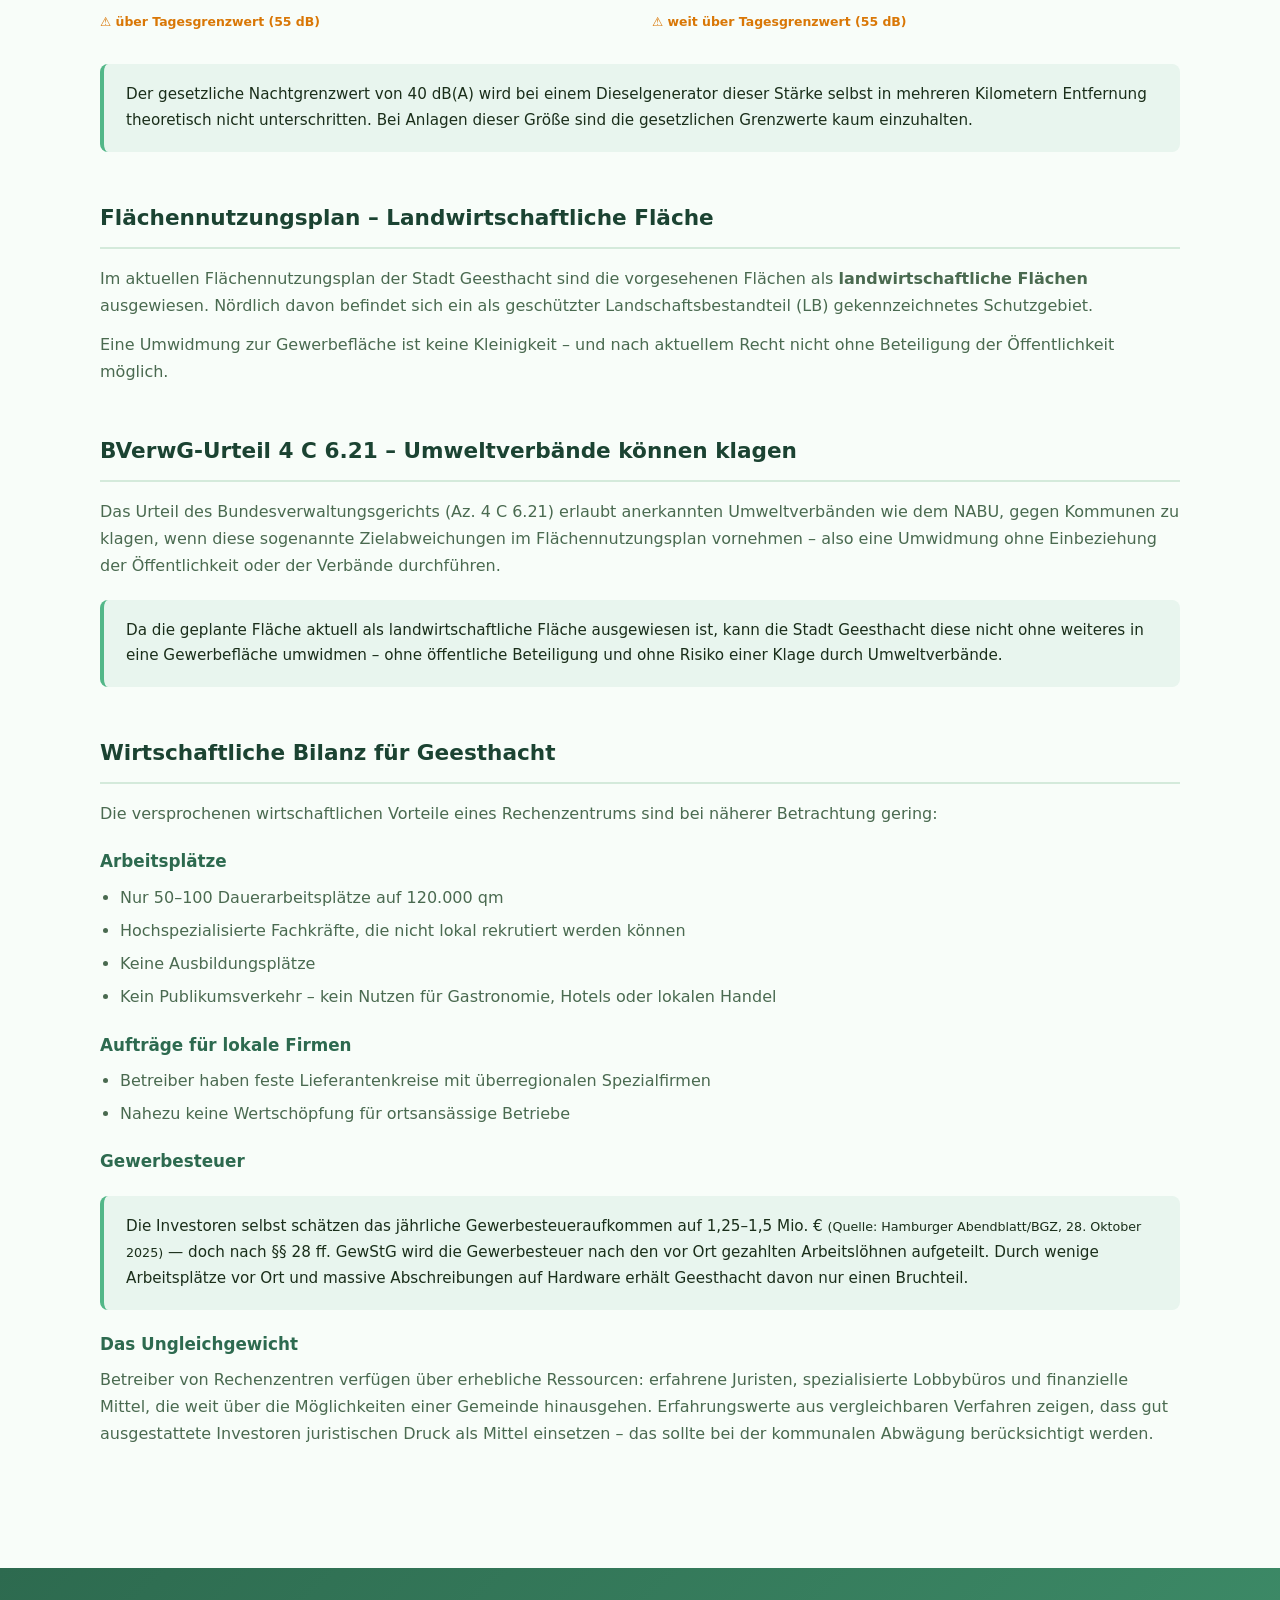
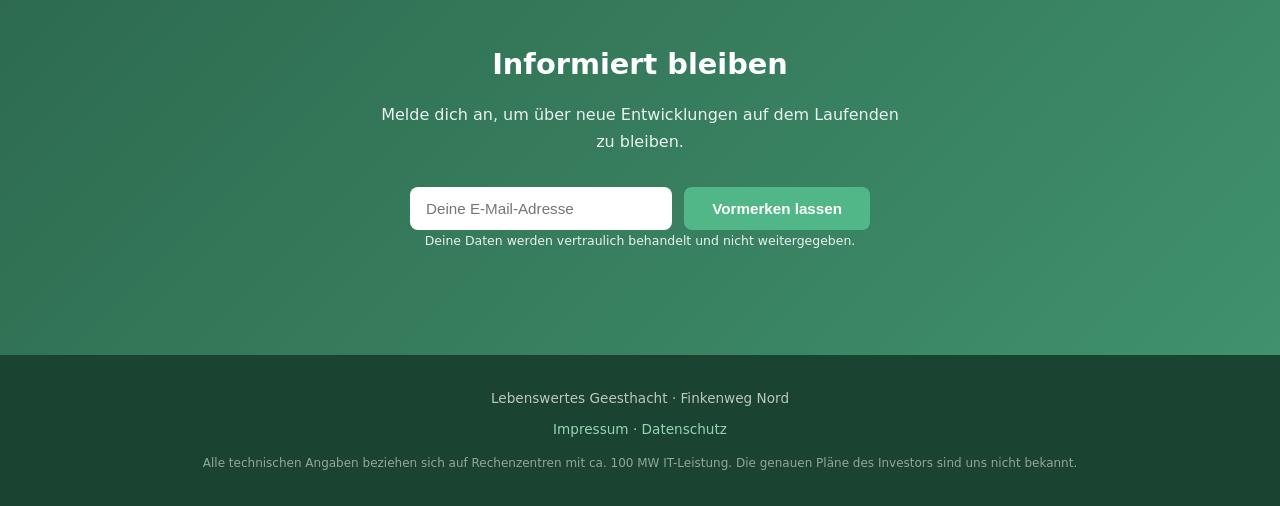
<file: fakten.html>
<!DOCTYPE html>
<html lang="de">
<head>
    <meta charset="UTF-8">
    <link rel="icon" href="data:image/svg+xml,<svg xmlns=%22http://www.w3.org/2000/svg%22 viewBox=%220 0 100 100%22><text y=%22.9em%22 font-size=%2290%22>🌿</text></svg>">
    <meta name="viewport" content="width=device-width, initial-scale=1.0">
    <title>Fakten &amp; Rechtliches – Lebenswertes Geesthacht</title>
    <meta name="description" content="Rechtliche Grundlagen, B-Plan, TA Lärm und wirtschaftliche Argumente gegen den Bau des Rechenzentrums in Geesthacht.">
    <link rel="stylesheet" href="style.css">
</head>
<body>

<nav class="nav">
    <div class="nav-inner">
        <a href="index.html" class="nav-logo">Lebenswertes Geesthacht</a>
        <button class="nav-toggle" onclick="toggleNav()" aria-label="Menü">
            <span></span><span></span><span></span>
        </button>
        <ul class="nav-links" id="navLinks">
            <li><a href="index.html">Startseite</a></li>
            <li><a href="auswirkungen.html">Auswirkungen</a></li>
            <li><a href="fakten.html" class="active">Fakten</a></li>
            <li><a href="ueber-uns.html">Über uns</a></li>
            <li><a href="dokumente.html">Dokumente</a></li>
        </ul>
    </div>
</nav>

<div class="page-hero">
    <div class="container">
        <h1>Fakten &amp; Rechtliche Grundlagen</h1>
        <p>Warum dieser Standort aus rechtlicher, planerischer und wirtschaftlicher Sicht nicht geeignet ist – und was die Rechtslage dazu sagt.</p>
    </div>
</div>

<section class="section">
    <div class="container">

        <p style="font-size:.85rem; color:var(--text-muted); border-left:3px solid var(--border); padding:10px 16px; margin-bottom:40px; line-height:1.6;">
            Die folgenden Angaben beziehen sich auf Rechenzentren mit einer IT-Leistung von ca. 100 MW – eine Größenordnung, die bei vergleichbaren Projekten dieser Art typischerweise genannt wird. Die genauen Pläne des Investors sind uns nicht bekannt. Alle Aussagen beruhen auf öffentlich zugänglichen Quellen, technischen Richtwerten und Erfahrungswerten vergleichbarer Anlagen. Wir erheben keinen Anspruch auf Vollständigkeit und passen unsere Informationen an, sobald uns offizielle Planungsunterlagen vorliegen.
        </p>

        <div class="content-block">
            <h2>B-Plan Nr. V/16 – Unser Wohngebiet ist geschützt</h2>
            <p>Die Begründung zum Bebauungsplan V/16, der unser Neubaugebiet definiert, stellt unter Abschnitt 7.6.1 „Schutzgut Mensch und Gesundheit" ausdrücklich fest:</p>
            <div class="highlight-box">
                „Im Zusammenhang mit der Planung sind für den Menschen potentielle Auswirkungen durch Lärm und sonstige Immissionen von Bedeutung. Zur Sicherstellung des vorbeugenden Immissionsschutzes ist es erforderlich, dass an der schutzbedürftigen Bebauung im Einwirkungsbereich des Plangebiets in Zukunft <strong>keine unzulässigen Geruchs-, Staub- oder Geräuschimmissionen</strong> auftreten."
            </div>
            <p>Viele von uns haben beim Kauf ihrer Immobilie genau auf diesen Schutz vertraut. Dieser Passus ist bindend und muss bei jeder nachfolgenden Planung berücksichtigt werden.</p>
        </div>

        <div class="content-block">
            <h2>TA Lärm – Grenzwerte, die kaum einzuhalten sind</h2>
            <p>Die Technische Anleitung Lärm (TA Lärm) ist eine bundesweit geltende Verwaltungsvorschrift. Sie regelt unter Punkt 6.1 die Immissionsrichtwerte:</p>

            <div class="stat-row">
                <div class="stat-box"><div class="num">55 dB(A)</div><div class="lbl">Taggrenzwert (WA)</div></div>
                <div class="stat-box"><div class="num">40 dB(A)</div><div class="lbl">Nachtgrenzwert (WA)</div></div>
                <div class="stat-box"><div class="num">100 dB(A)</div><div class="lbl">Diesel-Generator (in 7 m)</div></div>
            </div>

            <p>Bei einem 100-MW-Rechenzentrum können 40–100 Dieselgeneratoren zum Einsatz kommen — vergleichbare Anlagen dieser Größe betreiben in der Praxis bis zu 93 Generatoren. Diese sind in der Regel entlang der Gebäudewände aufgestellt. Je nach Anordnung verhält sich die Gesamtanlage physikalisch unterschiedlich: Ein einzelner Generator ist eine Punktquelle (−6 dB pro Verdopplung), eine Reihe von Generatoren entlang einer langen Wand kann sich im Nahbereich wie eine Linienquelle verhalten (−3 dB pro Verdopplung). Ausgehend von 100 dB(A) in 7 m:</p>

            <div style="display:grid; grid-template-columns:1fr 1fr; gap:24px; margin:20px 0;">
                <div>
                    <p style="font-size:.8rem; font-weight:700; color:var(--text-muted); margin-bottom:8px; text-transform:uppercase; letter-spacing:.05em;">Punktquelle · Fernfeld (−6 dB)</p>
                    <table style="width:100%; border-collapse:collapse; font-size:.88rem;">
                        <thead>
                            <tr style="border-bottom:2px solid var(--border);">
                                <th style="text-align:left; padding:6px 4px; color:var(--text-muted); font-weight:600;">Entfernung</th>
                                <th style="text-align:right; padding:6px 4px; color:var(--text-muted); font-weight:600;">Pegel</th>
                            </tr>
                        </thead>
                        <tbody>
                            <tr style="border-bottom:1px solid var(--border);"><td style="padding:6px 4px;">7 m</td><td style="text-align:right; padding:6px 4px;">100 dB(A)</td></tr>
                            <tr style="border-bottom:1px solid var(--border);"><td style="padding:6px 4px;">14 m</td><td style="text-align:right; padding:6px 4px;">94 dB(A)</td></tr>
                            <tr style="border-bottom:1px solid var(--border);"><td style="padding:6px 4px;">112 m</td><td style="text-align:right; padding:6px 4px;">76 dB(A)</td></tr>
                            <tr style="border-bottom:1px solid var(--border);"><td style="padding:6px 4px;">448 m</td><td style="text-align:right; padding:6px 4px;">64 dB(A)</td></tr>
                            <tr style="color:var(--accent); font-weight:700;"><td style="padding:6px 4px;">~1 km</td><td style="text-align:right; padding:6px 4px;">~57 dB(A) ↑</td></tr>
                        </tbody>
                    </table>
                    <p style="font-size:.78rem; font-weight:700; color:#d97706; margin-top:8px;">⚠ über Tagesgrenzwert (55 dB)</p>
                </div>
                <div>
                    <p style="font-size:.8rem; font-weight:700; color:var(--text-muted); margin-bottom:8px; text-transform:uppercase; letter-spacing:.05em;">Linienquelle · Nahfeld (−3 dB)</p>
                    <table style="width:100%; border-collapse:collapse; font-size:.88rem;">
                        <thead>
                            <tr style="border-bottom:2px solid var(--border);">
                                <th style="text-align:left; padding:6px 4px; color:var(--text-muted); font-weight:600;">Entfernung</th>
                                <th style="text-align:right; padding:6px 4px; color:var(--text-muted); font-weight:600;">Pegel</th>
                            </tr>
                        </thead>
                        <tbody>
                            <tr style="border-bottom:1px solid var(--border);"><td style="padding:6px 4px;">7 m</td><td style="text-align:right; padding:6px 4px;">100 dB(A)</td></tr>
                            <tr style="border-bottom:1px solid var(--border);"><td style="padding:6px 4px;">14 m</td><td style="text-align:right; padding:6px 4px;">97 dB(A)</td></tr>
                            <tr style="border-bottom:1px solid var(--border);"><td style="padding:6px 4px;">112 m</td><td style="text-align:right; padding:6px 4px;">88 dB(A)</td></tr>
                            <tr style="border-bottom:1px solid var(--border);"><td style="padding:6px 4px;">448 m</td><td style="text-align:right; padding:6px 4px;">82 dB(A)</td></tr>
                            <tr style="color:var(--accent); font-weight:700;"><td style="padding:6px 4px;">~1 km</td><td style="text-align:right; padding:6px 4px;">~79 dB(A) ↑</td></tr>
                        </tbody>
                    </table>
                    <p style="font-size:.78rem; font-weight:700; color:#d97706; margin-top:8px;">⚠ weit über Tagesgrenzwert (55 dB)</p>
                </div>
            </div>
            <div class="highlight-box">
                Der gesetzliche Nachtgrenzwert von 40 dB(A) wird bei einem Dieselgenerator dieser Stärke selbst in mehreren Kilometern Entfernung theoretisch nicht unterschritten. Bei Anlagen dieser Größe sind die gesetzlichen Grenzwerte kaum einzuhalten.
            </div>
        </div>

        <div class="content-block">
            <h2>Flächennutzungsplan – Landwirtschaftliche Fläche</h2>
            <p>Im aktuellen Flächennutzungsplan der Stadt Geesthacht sind die vorgesehenen Flächen als <strong>landwirtschaftliche Flächen</strong> ausgewiesen. Nördlich davon befindet sich ein als geschützter Landschaftsbestandteil (LB) gekennzeichnetes Schutzgebiet.</p>
            <p>Eine Umwidmung zur Gewerbefläche ist keine Kleinigkeit – und nach aktuellem Recht nicht ohne Beteiligung der Öffentlichkeit möglich.</p>
        </div>

        <div class="content-block">
            <h2>BVerwG-Urteil 4 C 6.21 – Umweltverbände können klagen</h2>
            <p>Das Urteil des Bundesverwaltungsgerichts (Az. 4 C 6.21) erlaubt anerkannten Umweltverbänden wie dem NABU, gegen Kommunen zu klagen, wenn diese sogenannte Zielabweichungen im Flächennutzungsplan vornehmen – also eine Umwidmung ohne Einbeziehung der Öffentlichkeit oder der Verbände durchführen.</p>
            <div class="highlight-box">
                Da die geplante Fläche aktuell als landwirtschaftliche Fläche ausgewiesen ist, kann die Stadt Geesthacht diese nicht ohne weiteres in eine Gewerbefläche umwidmen – ohne öffentliche Beteiligung und ohne Risiko einer Klage durch Umweltverbände.
            </div>
        </div>

        <div class="content-block">
            <h2>Wirtschaftliche Bilanz für Geesthacht</h2>
            <p>Die versprochenen wirtschaftlichen Vorteile eines Rechenzentrums sind bei näherer Betrachtung gering:</p>

            <h3>Arbeitsplätze</h3>
            <ul>
                <li>Nur 50–100 Dauerarbeitsplätze auf 120.000 qm</li>
                <li>Hochspezialisierte Fachkräfte, die nicht lokal rekrutiert werden können</li>
                <li>Keine Ausbildungsplätze</li>
                <li>Kein Publikumsverkehr – kein Nutzen für Gastronomie, Hotels oder lokalen Handel</li>
            </ul>

            <h3>Aufträge für lokale Firmen</h3>
            <ul>
                <li>Betreiber haben feste Lieferantenkreise mit überregionalen Spezialfirmen</li>
                <li>Nahezu keine Wertschöpfung für ortsansässige Betriebe</li>
            </ul>

            <h3>Gewerbesteuer</h3>
            <div class="highlight-box">
                Die Investoren selbst schätzen das jährliche Gewerbesteueraufkommen auf 1,25–1,5 Mio. € <small>(Quelle: Hamburger Abendblatt/BGZ, 28. Oktober 2025)</small> — doch nach §§ 28 ff. GewStG wird die Gewerbesteuer nach den vor Ort gezahlten Arbeitslöhnen aufgeteilt. Durch wenige Arbeitsplätze vor Ort und massive Abschreibungen auf Hardware erhält Geesthacht davon nur einen Bruchteil.
            </div>

            <h3>Das Ungleichgewicht</h3>
            <p>Betreiber von Rechenzentren verfügen über erhebliche Ressourcen: erfahrene Juristen, spezialisierte Lobbybüros und finanzielle Mittel, die weit über die Möglichkeiten einer Gemeinde hinausgehen. Erfahrungswerte aus vergleichbaren Verfahren zeigen, dass gut ausgestattete Investoren juristischen Druck als Mittel einsetzen – das sollte bei der kommunalen Abwägung berücksichtigt werden.</p>
        </div>

    </div>
</section>

<section class="newsletter" id="vormerken">
    <div class="container">
        <h2>Informiert bleiben</h2>
        <p>Melde dich an, um über neue Entwicklungen auf dem Laufenden zu bleiben.</p>
        <form class="newsletter-form" action="https://lebenswertes-geesthacht.us17.list-manage.com/subscribe/post?u=48dccf539fbe68d70dd733b35&amp;id=de1815a1cf&amp;f_id=00e4e0e3f0" method="post" target="_blank">
            <input type="email" name="EMAIL" placeholder="Deine E-Mail-Adresse" required>
            <div aria-hidden="true" style="position:absolute;left:-5000px;"><input type="text" name="b_48dccf539fbe68d70dd733b35_de1815a1cf" tabindex="-1" value=""></div>
            <button type="submit" name="subscribe" class="btn btn-primary">Vormerken lassen</button>
        </form>
        <p class="newsletter-hint">Deine Daten werden vertraulich behandelt und nicht weitergegeben.</p>
    </div>
</section>

<footer>
    <div class="container">
        <p>Lebenswertes Geesthacht · Finkenweg Nord</p>
        <p style="margin-top:8px;"><a href="impressum.html">Impressum</a> · <a href="datenschutz.html">Datenschutz</a></p>
        <p style="margin-top:12px; font-size:.75rem; opacity:.75;">Alle technischen Angaben beziehen sich auf Rechenzentren mit ca. 100 MW IT-Leistung. Die genauen Pläne des Investors sind uns nicht bekannt.</p>
    </div>
</footer>

<script>
function toggleNav() { document.getElementById('navLinks').classList.toggle('open'); }
</script>
</body>
</html>
</file>
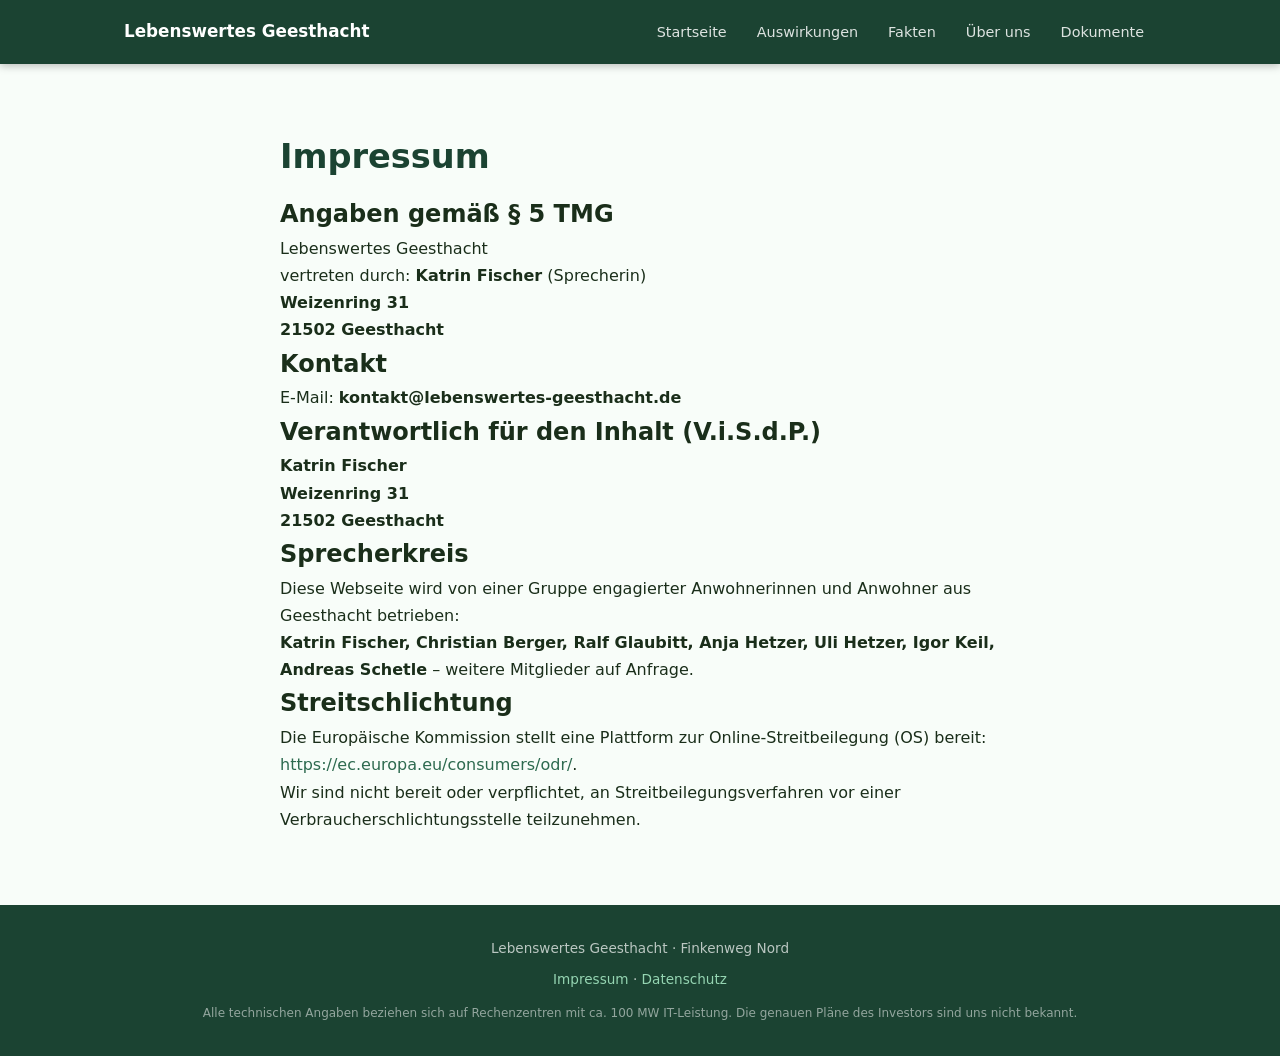
<file: impressum.html>
<!DOCTYPE html>
<html lang="de">
<head>
    <meta charset="UTF-8">
    <link rel="icon" href="data:image/svg+xml,<svg xmlns=%22http://www.w3.org/2000/svg%22 viewBox=%220 0 100 100%22><text y=%22.9em%22 font-size=%2290%22>🌿</text></svg>">
    <meta name="viewport" content="width=device-width, initial-scale=1.0">
    <title>Impressum – Lebenswertes Geesthacht</title>
    <link rel="stylesheet" href="style.css">
</head>
<body>

<nav class="nav">
    <div class="nav-inner">
        <a href="index.html" class="nav-logo">Lebenswertes Geesthacht</a>
        <button class="nav-toggle" onclick="toggleNav()" aria-label="Menü">
            <span></span><span></span><span></span>
        </button>
        <ul class="nav-links" id="navLinks">
            <li><a href="index.html">Startseite</a></li>
            <li><a href="auswirkungen.html">Auswirkungen</a></li>
            <li><a href="fakten.html">Fakten</a></li>
            <li><a href="ueber-uns.html">Über uns</a></li>
            <li><a href="dokumente.html">Dokumente</a></li>
        </ul>
    </div>
</nav>

<section class="section">
    <div class="container" style="max-width:720px;">
        <h1 class="section-title">Impressum</h1>

        <h2>Angaben gemäß § 5 TMG</h2>
        <p>
            Lebenswertes Geesthacht<br>
            vertreten durch: <strong>Katrin Fischer</strong> (Sprecherin)<br>
            <strong>Weizenring 31</strong><br>
            <strong>21502 Geesthacht</strong>
        </p>

        <h2>Kontakt</h2>
        <p>
            E-Mail: <strong>kontakt@lebenswertes-geesthacht.de</strong>
        </p>

        <h2>Verantwortlich für den Inhalt (V.i.S.d.P.)</h2>
        <p>
            <strong>Katrin Fischer</strong><br>
            <strong>Weizenring 31</strong><br>
            <strong>21502 Geesthacht</strong>
        </p>

        <h2>Sprecherkreis</h2>
        <p>
            Diese Webseite wird von einer Gruppe engagierter Anwohnerinnen und Anwohner aus Geesthacht betrieben:<br>
            <strong>Katrin Fischer, Christian Berger, Ralf Glaubitt, Anja Hetzer, Uli Hetzer, Igor Keil, Andreas Schetle</strong> – weitere Mitglieder auf Anfrage.
        </p>

        <h2>Streitschlichtung</h2>
        <p>
            Die Europäische Kommission stellt eine Plattform zur Online-Streitbeilegung (OS) bereit:
            <a href="https://ec.europa.eu/consumers/odr/" target="_blank" rel="noopener">https://ec.europa.eu/consumers/odr/</a>.<br>
            Wir sind nicht bereit oder verpflichtet, an Streitbeilegungsverfahren vor einer Verbraucherschlichtungsstelle teilzunehmen.
        </p>
    </div>
</section>

<footer>
    <div class="container">
        <p>Lebenswertes Geesthacht · Finkenweg Nord</p>
        <p style="margin-top:8px;"><a href="impressum.html">Impressum</a> · <a href="datenschutz.html">Datenschutz</a></p>
        <p style="margin-top:12px; font-size:.75rem; opacity:.75;">Alle technischen Angaben beziehen sich auf Rechenzentren mit ca. 100 MW IT-Leistung. Die genauen Pläne des Investors sind uns nicht bekannt.</p>
    </div>
</footer>

<script>
function toggleNav() {
    document.getElementById('navLinks').classList.toggle('open');
}
</script>
</body>
</html>
</file>
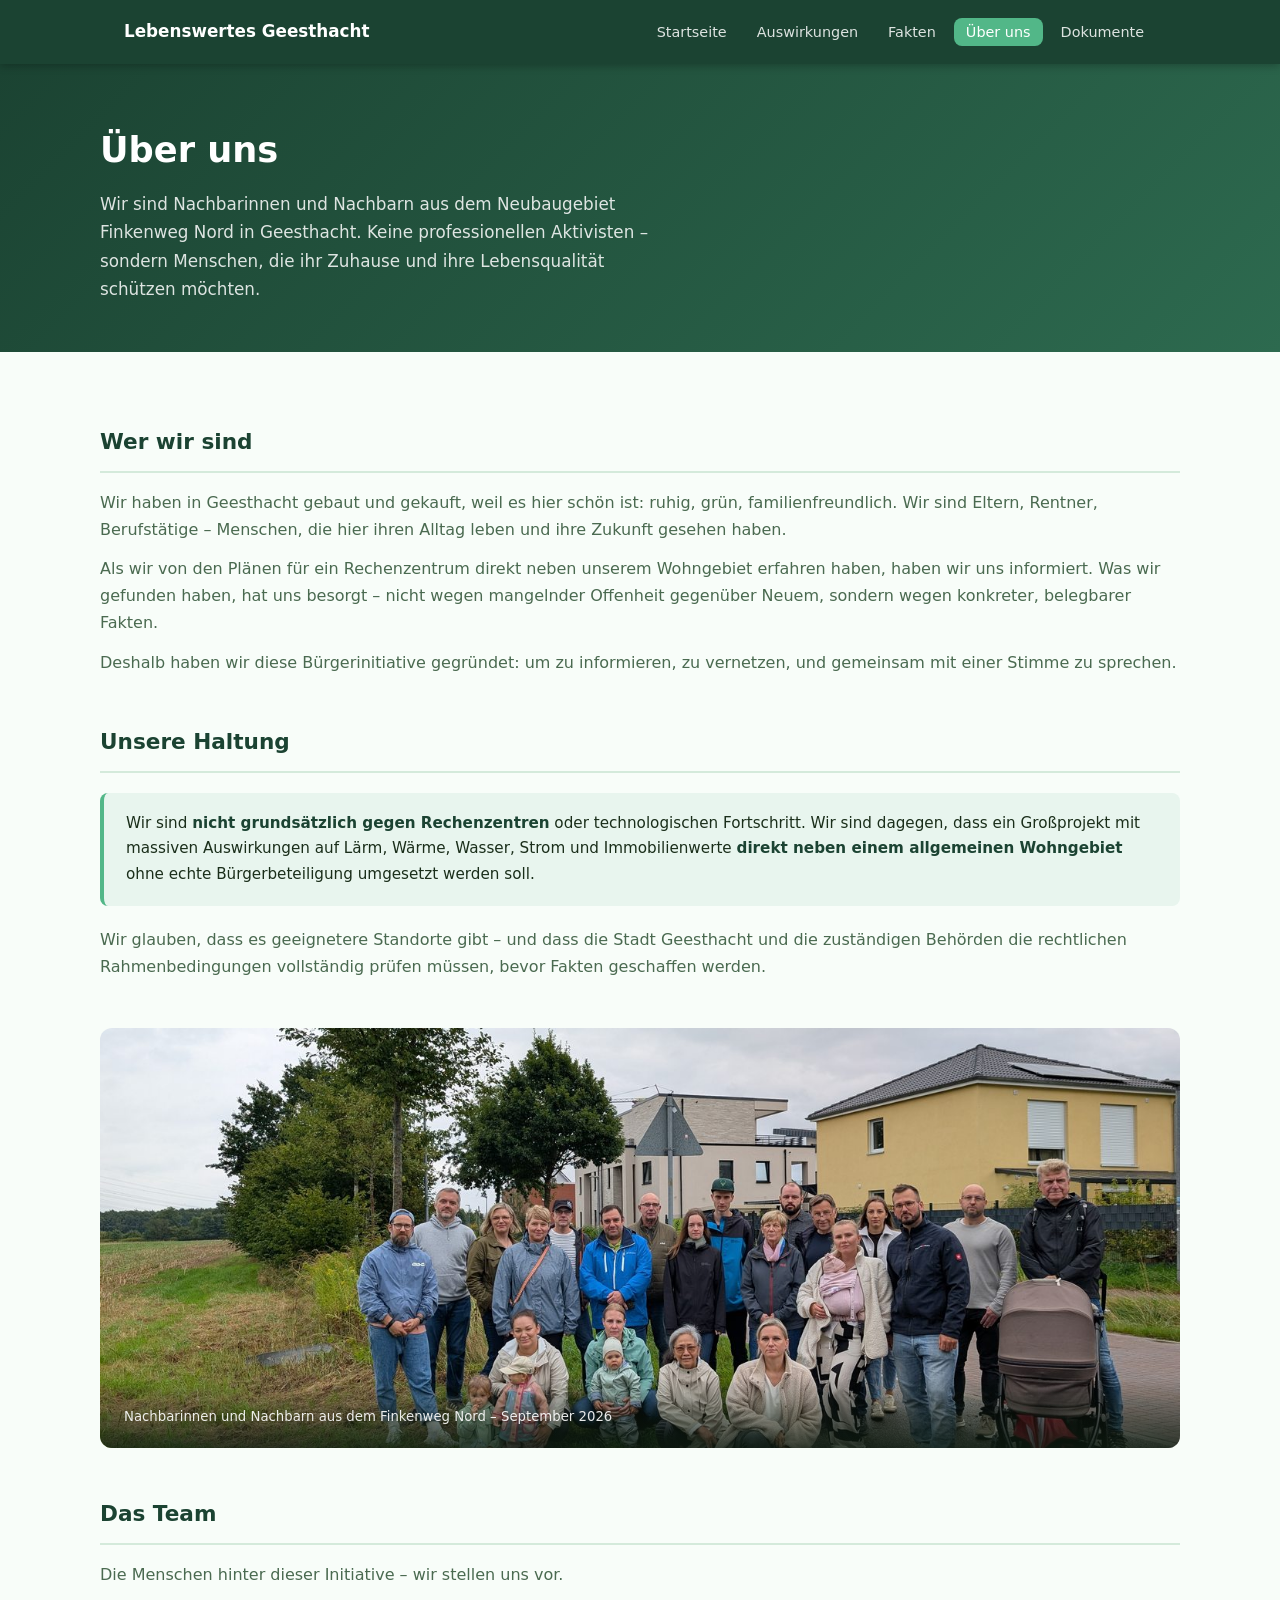
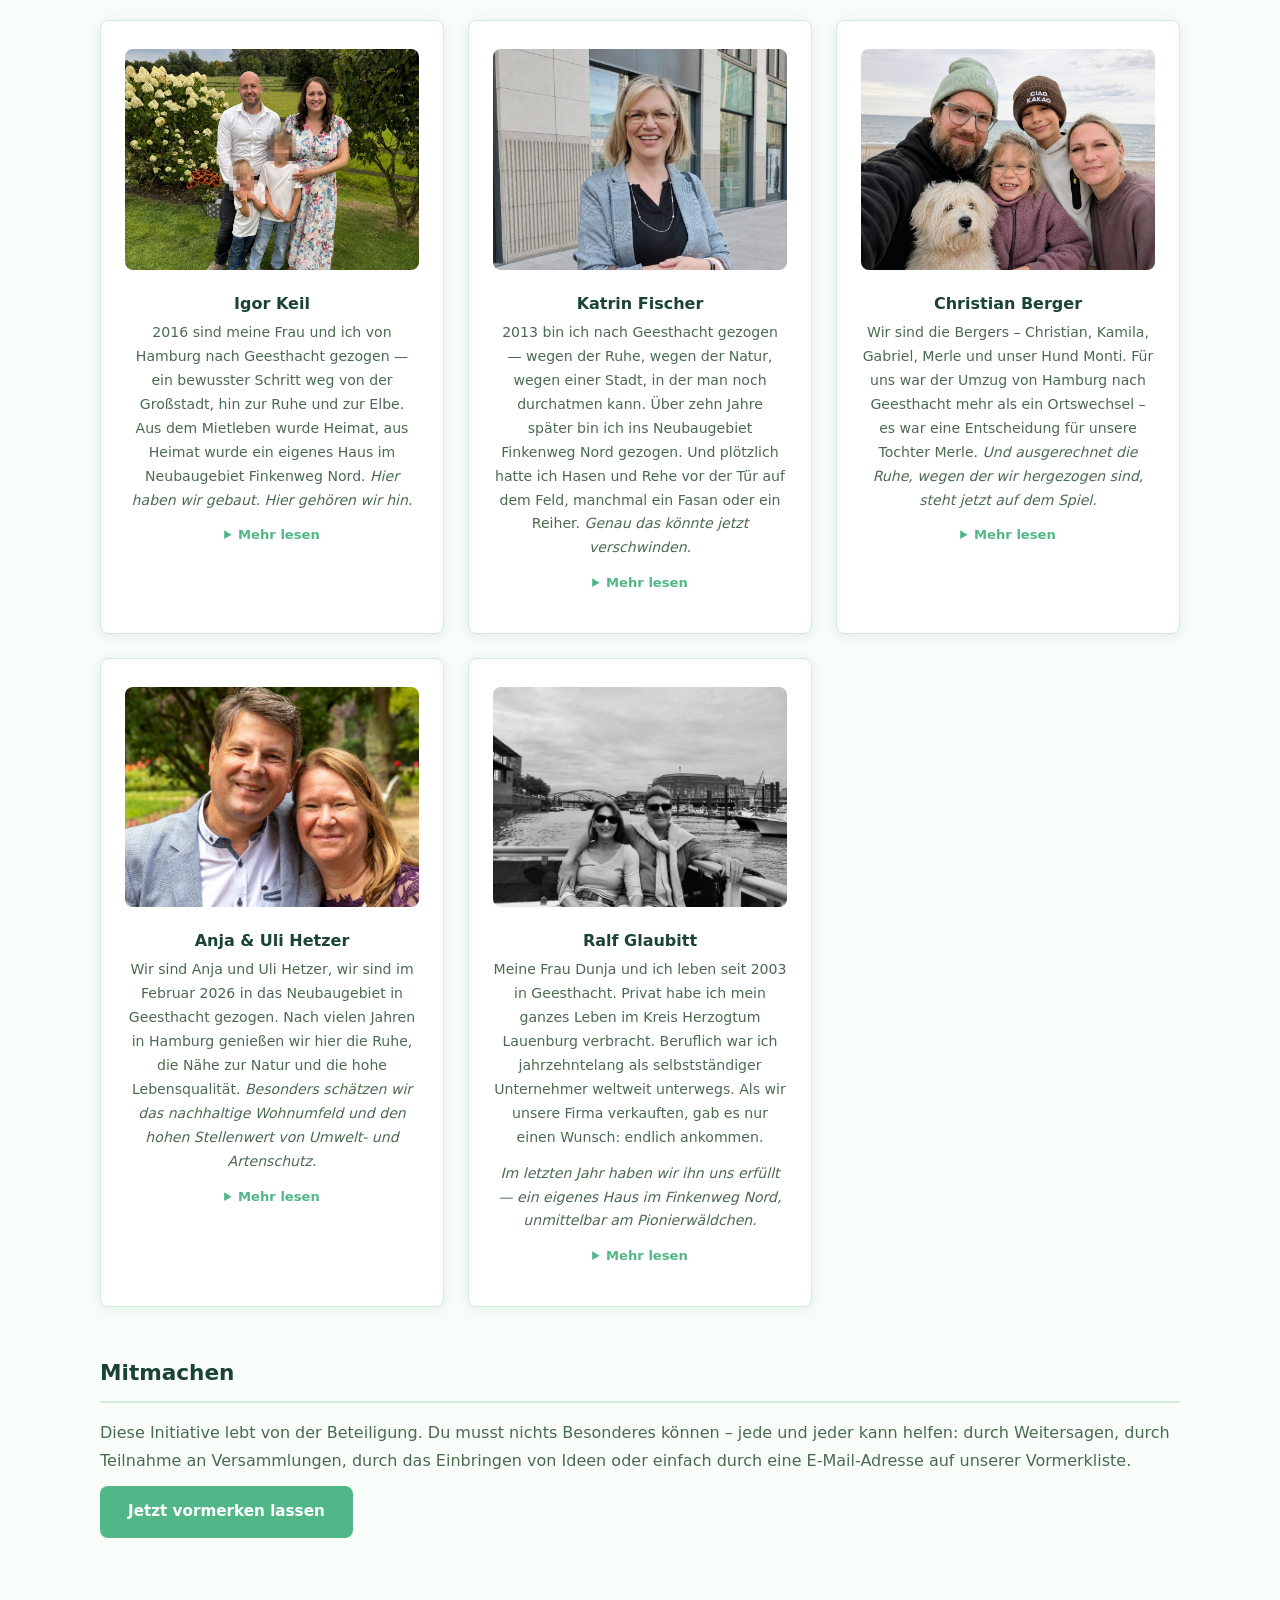
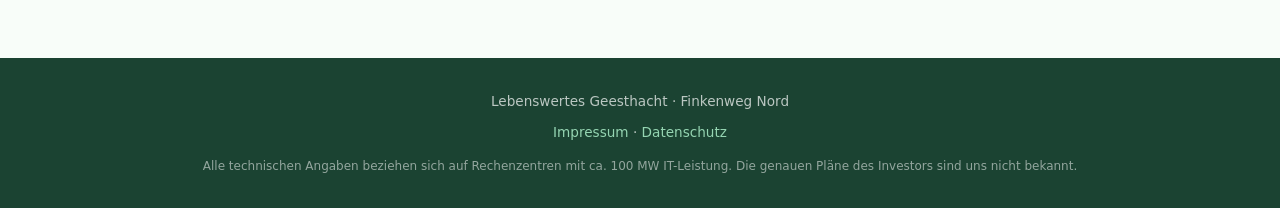
<file: ueber-uns.html>
<!DOCTYPE html>
<html lang="de">
<head>
    <meta charset="UTF-8">
    <link rel="icon" href="data:image/svg+xml,<svg xmlns=%22http://www.w3.org/2000/svg%22 viewBox=%220 0 100 100%22><text y=%22.9em%22 font-size=%2290%22>🌿</text></svg>">
    <meta name="viewport" content="width=device-width, initial-scale=1.0">
    <title>Über uns – Lebenswertes Geesthacht</title>
    <meta name="description" content="Wir stellen uns vor: Anwohner des Neubaugebiets Finkenweg Nord in Geesthacht, die sich für ihr Wohngebiet einsetzen.">
    <link rel="stylesheet" href="style.css">
</head>
<body>

<nav class="nav">
    <div class="nav-inner">
        <a href="index.html" class="nav-logo">Lebenswertes Geesthacht</a>
        <button class="nav-toggle" onclick="toggleNav()" aria-label="Menü">
            <span></span><span></span><span></span>
        </button>
        <ul class="nav-links" id="navLinks">
            <li><a href="index.html">Startseite</a></li>
            <li><a href="auswirkungen.html">Auswirkungen</a></li>
            <li><a href="fakten.html">Fakten</a></li>
            <li><a href="ueber-uns.html" class="active">Über uns</a></li>
            <li><a href="dokumente.html">Dokumente</a></li>
        </ul>
    </div>
</nav>

<div class="page-hero">
    <div class="container">
        <h1>Über uns</h1>
        <p>Wir sind Nachbarinnen und Nachbarn aus dem Neubaugebiet Finkenweg Nord in Geesthacht. Keine professionellen Aktivisten – sondern Menschen, die ihr Zuhause und ihre Lebensqualität schützen möchten.</p>
    </div>
</div>

<section class="section">
    <div class="container">

        <div class="content-block">
            <h2>Wer wir sind</h2>
            <p>Wir haben in Geesthacht gebaut und gekauft, weil es hier schön ist: ruhig, grün, familienfreundlich. Wir sind Eltern, Rentner, Berufstätige – Menschen, die hier ihren Alltag leben und ihre Zukunft gesehen haben.</p>
            <p>Als wir von den Plänen für ein Rechenzentrum direkt neben unserem Wohngebiet erfahren haben, haben wir uns informiert. Was wir gefunden haben, hat uns besorgt – nicht wegen mangelnder Offenheit gegenüber Neuem, sondern wegen konkreter, belegbarer Fakten.</p>
            <p>Deshalb haben wir diese Bürgerinitiative gegründet: um zu informieren, zu vernetzen, und gemeinsam mit einer Stimme zu sprechen.</p>
        </div>

        <div class="content-block">
            <h2>Unsere Haltung</h2>
            <div class="highlight-box">
                Wir sind <strong>nicht grundsätzlich gegen Rechenzentren</strong> oder technologischen Fortschritt. Wir sind dagegen, dass ein Großprojekt mit massiven Auswirkungen auf Lärm, Wärme, Wasser, Strom und Immobilienwerte <strong>direkt neben einem allgemeinen Wohngebiet</strong> ohne echte Bürgerbeteiligung umgesetzt werden soll.
            </div>
            <p>Wir glauben, dass es geeignetere Standorte gibt – und dass die Stadt Geesthacht und die zuständigen Behörden die rechtlichen Rahmenbedingungen vollständig prüfen müssen, bevor Fakten geschaffen werden.</p>
        </div>

        <div style="border-radius:12px; overflow:hidden; margin-bottom:48px; position:relative;">
            <img src="gruppe_finkenweg.jpg" alt="Anwohner Lebenswertes Geesthacht" style="width:100%; max-height:420px; object-fit:cover; object-position:center 55%; display:block;">
            <div style="position:absolute; bottom:0; left:0; right:0; background:linear-gradient(to top,rgba(14,28,17,.8) 0%,transparent 100%); padding:28px 24px 20px; color:rgba(255,255,255,.9); font-size:.83rem; font-weight:500;">
                Nachbarinnen und Nachbarn aus dem Finkenweg Nord – September 2026
            </div>
        </div>

        <div class="content-block">
            <h2>Das Team</h2>
            <p style="margin-bottom:32px;">Die Menschen hinter dieser Initiative – wir stellen uns vor.</p>
            <div class="team-grid">

                <div class="team-card">
                    <img src="familie_keil.jpg" alt="Familie Keil" class="team-photo">
                    <h3>Igor Keil</h3>
                    <p>2016 sind meine Frau und ich von Hamburg nach Geesthacht gezogen — ein bewusster Schritt weg von der Großstadt, hin zur Ruhe und zur Elbe. Aus dem Mietleben wurde Heimat, aus Heimat wurde ein eigenes Haus im Neubaugebiet Finkenweg Nord. <em>Hier haben wir gebaut. Hier gehören wir hin.</em></p>
                    <details class="team-mehr">
                        <summary>Mehr lesen</summary>
                        <p>Mit unseren Söhnen hat sich ein weiterer Traum erfüllt. Raus aus der Stadt, weg vom Lärm — einen Fuß vor die Tür, das freie Feld vor sich. Jederzeit. Es ist ihr Ausgleich.</p>
                        <p>Wir haben viel Energie in dieses Zuhause gesteckt — und wir wussten bei unserer Entscheidung um alles, worauf wir uns einlassen.</p>
                        <p>Was wir nicht wussten: dass plötzlich direkt neben unserem Wohngebiet Pläne für ein dauerhaft lärmendes Rechenzentrum entstehen würden.</p>
                        <p><em>Es ist ein Gefühl der Ohnmacht, wenn Menschen, die woanders leben, Entscheidungen treffen, die das Leben hier auf den Kopf stellen könnten.</em></p>
                        <p>Wir haben in Geesthacht investiert — mit Herzblut und Geld. Jetzt wünschen wir uns, dass unsere Stadt auch in uns investiert.</p>
                    </details>
                </div>

                <div class="team-card">
                    <img src="katrin_fischer.jpg" alt="Katrin Fischer" class="team-photo">
                    <h3>Katrin Fischer</h3>
                    <p>2013 bin ich nach Geesthacht gezogen — wegen der Ruhe, wegen der Natur, wegen einer Stadt, in der man noch durchatmen kann. Über zehn Jahre später bin ich ins Neubaugebiet Finkenweg Nord gezogen. Und plötzlich hatte ich Hasen und Rehe vor der Tür auf dem Feld, manchmal ein Fasan oder ein Reiher. <em>Genau das könnte jetzt verschwinden.</em></p>
                    <details class="team-mehr">
                        <summary>Mehr lesen</summary>
                        <p>Direkt neben unserem Wohngebiet gibt es Pläne für ein riesiges Rechenzentrum — Kühlanlagen rund um die Uhr, Flutlicht die ganze Nacht, Lärm wo heute Stille ist. Die Rehe auf dem Feld werden verschwinden. Und mit ihnen das, was diesen Ort ausmacht.</p>
                        <p><em>Ich bin seit über zehn Jahren in Geesthacht. Ich weiß, was dieser Ort bedeutet. Und genau deshalb bin ich hier.</em></p>
                    </details>
                </div>

                <div class="team-card">
                    <img src="berger.jpg" alt="Familie Berger" class="team-photo">
                    <h3>Christian Berger</h3>
                    <p>Wir sind die Bergers – Christian, Kamila, Gabriel, Merle und unser Hund Monti. Für uns war der Umzug von Hamburg nach Geesthacht mehr als ein Ortswechsel – es war eine Entscheidung für unsere Tochter Merle. <em>Und ausgerechnet die Ruhe, wegen der wir hergezogen sind, steht jetzt auf dem Spiel.</em></p>
                    <details class="team-mehr">
                        <summary>Mehr lesen</summary>
                        <p>Bei der Wahl unseres Zuhauses stand vor allem unsere Tochter Merle im Mittelpunkt. Aufgrund ihrer seltenen Erkrankung reagiert sie besonders empfindlich auf Geräusche. Was für andere Menschen vielleicht nur ein störendes Hintergrundgeräusch ist, kann für Merle zu einer enormen Belastung werden.</p>
                        <p>Deshalb haben wir ganz bewusst nach einem ruhigen und möglichst geräuscharmen Wohnumfeld gesucht, welches gleichzeitig in der Nähe der Hachede-Förderschule liegt. Wir hatten das Gefühl, hier genau den richtigen Ort für Merle und unsere Familie gefunden zu haben.</p>
                        <p>Umso mehr beschäftigt und beunruhigt uns die Planung eines großen Rechenzentrums in unmittelbarer Nähe unseres Zuhauses. Dauerhafte Geräusche durch Kühlanlagen und andere technische Einrichtungen wären für Merle nicht einfach nur störend – sie könnten ihren Alltag und damit auch unser gesamtes Familienleben erheblich beeinträchtigen.</p>
                        <p><em>Wir wissen nicht, ob wir das verhindern können. Aber wir können nicht einfach nichts tun.</em></p>
                        <p>Wir sind nicht grundsätzlich gegen ein Rechenzentrum. Aber wir sind davon überzeugt, dass ein solches Vorhaben an einen Standort gehört, an dem die Lebensqualität der unmittelbar angrenzenden Anwohner nicht gefährdet wird.</p>
                        <p><em>Für uns geht es deshalb nicht nur um ein Bauprojekt. Es geht um unser Zuhause – und um einen Ort, an dem sich unsere Tochter sicher und wohlfühlen kann.</em></p>
                    </details>
                </div>


                <div class="team-card">
                    <img src="hetzer.jpg" alt="Anja &amp; Uli Hetzer" class="team-photo" style="object-position:center 18%;">
                    <h3>Anja &amp; Uli Hetzer</h3>
                    <p>Wir sind Anja und Uli Hetzer, wir sind im Februar 2026 in das Neubaugebiet in Geesthacht gezogen. Nach vielen Jahren in Hamburg genießen wir hier die Ruhe, die Nähe zur Natur und die hohe Lebensqualität. <em>Besonders schätzen wir das nachhaltige Wohnumfeld und den hohen Stellenwert von Umwelt- und Artenschutz.</em></p>
                    <details class="team-mehr">
                        <summary>Mehr lesen</summary>
                        <p>Wir haben uns bewusst für Geesthacht entschieden, um näher bei unserer Familie zu sein und die Hektik der Großstadt hinter uns zu lassen. Hier haben wir genau das gefunden, was wir gesucht haben: Ruhe, Natur und hohe Lebensqualität.</p>
                        <p>Besonders wichtig waren uns Nachhaltigkeit und Umweltbewusstsein. Daher haben wir uns für ein nach modernen ökologischen Standards gebautes Haus entschieden. Auch der hohe Stellenwert von Natur- und Artenschutz hat unsere Entscheidung maßgeblich beeinflusst.</p>
                        <p><em>Wir befürchten, dass dadurch die Ruhe, die Naturnähe und die besonderen Qualitäten dieses Wohnumfelds nachteilig beeinträchtigt werden.</em></p>
                    </details>
                </div>

                <div class="team-card">
                    <img src="ralf_glaubitt.jpg" alt="Ralf &amp; Dunja Glaubitt" class="team-photo">
                    <h3>Ralf Glaubitt</h3>
                    <p>Meine Frau Dunja und ich leben seit 2003 in Geesthacht. Privat habe ich mein ganzes Leben im Kreis Herzogtum Lauenburg verbracht. Beruflich war ich jahrzehntelang als selbstständiger Unternehmer weltweit unterwegs. Als wir unsere Firma verkauften, gab es nur einen Wunsch: endlich ankommen.</p>
                    <p><em>Im letzten Jahr haben wir ihn uns erfüllt — ein eigenes Haus im Finkenweg Nord, unmittelbar am Pionierwäldchen.</em></p>
                    <details class="team-mehr">
                        <summary>Mehr lesen</summary>
                        <p>Nahezu jeden Morgen walke ich knapp zwei Stunden durch die angrenzende Feldmark. Hasen, Rehe, Greifvögel, Graugänse — manchmal sogar ein Fuchs. Natur pur.</p>
                        <p><em>Und dann kam die Nachricht.</em></p>
                        <p>Nur rund 50&#x202F;m von unserem Haus soll ein riesiges Rechenzentrum entstehen. Das macht meine Frau und mich sowie hunderte anderer Anwohner fassungslos.</p>
                        <p>Wir sind grundsätzlich nicht gegen große Infrastrukturprojekte. Aber niemals unmittelbar neben einem Wohngebiet und einer Kita für 150 Kinder.</p>
                        <p><em>Genau dafür kämpfen wir.</em></p>
                    </details>
                </div>

            </div>
        </div>

        <div class="content-block">
            <h2>Mitmachen</h2>
            <p>Diese Initiative lebt von der Beteiligung. Du musst nichts Besonderes können – jede und jeder kann helfen: durch Weitersagen, durch Teilnahme an Versammlungen, durch das Einbringen von Ideen oder einfach durch eine E-Mail-Adresse auf unserer Vormerkliste.</p>
            <a href="index.html#vormerken" class="btn btn-primary">Jetzt vormerken lassen</a>
        </div>

    </div>
</section>

<footer>
    <div class="container">
        <p>Lebenswertes Geesthacht · Finkenweg Nord</p>
        <p style="margin-top:8px;"><a href="impressum.html">Impressum</a> · <a href="datenschutz.html">Datenschutz</a></p>
        <p style="margin-top:12px; font-size:.75rem; opacity:.75;">Alle technischen Angaben beziehen sich auf Rechenzentren mit ca. 100 MW IT-Leistung. Die genauen Pläne des Investors sind uns nicht bekannt.</p>
    </div>
</footer>

<script>
function toggleNav() { document.getElementById('navLinks').classList.toggle('open'); }
</script>
</body>
</html>
</file>
<file: style.css>
:root {
    --primary:        #2d6a4f;
    --primary-dark:   #1b4332;
    --accent:         #52b788;
    --accent-light:   #95d5b2;
    --bg:             #f8fdf9;
    --bg-card:        #ffffff;
    --text:           #1a2e1a;
    --text-muted:     #4a6a50;
    --border:         #d4eadb;
    --radius:         8px;
    --shadow:         0 2px 14px rgba(45,106,79,.10);
    --shadow-hover:   0 6px 24px rgba(45,106,79,.18);
    --max-width:      1080px;
}

*, *::before, *::after { box-sizing: border-box; margin: 0; padding: 0; }

html { scroll-behavior: smooth; }

body {
    font-family: 'Segoe UI', system-ui, -apple-system, sans-serif;
    background: var(--bg);
    color: var(--text);
    line-height: 1.7;
    font-size: 16px;
}

a { color: var(--primary); text-decoration: none; }
a:hover { text-decoration: underline; }

img { max-width: 100%; display: block; }

/* ── NAV ─────────────────────────────────────────────────── */
.nav {
    position: sticky;
    top: 0;
    z-index: 100;
    background: var(--primary-dark);
    box-shadow: 0 2px 8px rgba(0,0,0,.25);
}

.nav-inner {
    max-width: var(--max-width);
    margin: 0 auto;
    padding: 0 24px;
    display: flex;
    align-items: center;
    justify-content: space-between;
    height: 64px;
}

.nav-logo {
    font-size: 1.05rem;
    font-weight: 700;
    color: #ffffff;
    line-height: 1.3;
    max-width: 280px;
}
.nav-logo:hover { text-decoration: none; }

.nav-links {
    display: flex;
    gap: 6px;
    list-style: none;
}

.nav-links a {
    color: rgba(255,255,255,.85);
    font-size: .9rem;
    padding: 6px 12px;
    border-radius: var(--radius);
    transition: background .15s, color .15s;
}
.nav-links a:hover,
.nav-links a.active {
    background: var(--accent);
    color: #fff;
    text-decoration: none;
}

.nav-toggle {
    display: none;
    flex-direction: column;
    gap: 5px;
    cursor: pointer;
    padding: 8px;
    border: none;
    background: none;
}
.nav-toggle span {
    display: block;
    width: 24px;
    height: 2px;
    background: #fff;
    border-radius: 2px;
    transition: all .2s;
}

/* ── HERO ────────────────────────────────────────────────── */
.hero {
    background: linear-gradient(145deg, var(--primary-dark) 0%, var(--primary) 60%, #40916c 100%);
    color: #fff;
    padding: 90px 24px 80px;
    text-align: center;
}

.hero-label {
    display: inline-block;
    background: rgba(255,255,255,.15);
    border: 1px solid rgba(255,255,255,.3);
    color: var(--accent-light);
    font-size: .8rem;
    font-weight: 600;
    letter-spacing: .08em;
    text-transform: uppercase;
    padding: 4px 14px;
    border-radius: 20px;
    margin-bottom: 24px;
}

.hero h1 {
    font-size: clamp(1.8rem, 4vw, 2.8rem);
    font-weight: 800;
    max-width: 760px;
    margin: 0 auto 20px;
    line-height: 1.25;
}

.hero-sub {
    font-size: clamp(1rem, 2vw, 1.2rem);
    max-width: 580px;
    margin: 0 auto 36px;
    opacity: .9;
}

.hero-note {
    font-size: .85rem;
    opacity: .7;
    max-width: 540px;
    margin: 0 auto 36px;
    font-style: italic;
}

.btn {
    display: inline-block;
    padding: 13px 28px;
    border-radius: var(--radius);
    font-weight: 700;
    font-size: .95rem;
    cursor: pointer;
    transition: transform .15s, box-shadow .15s;
    border: none;
}
.btn:hover { transform: translateY(-2px); box-shadow: var(--shadow-hover); text-decoration: none; }

.btn-primary { background: var(--accent); color: #fff; }
.btn-outline { background: transparent; color: #fff; border: 2px solid rgba(255,255,255,.6); margin-left: 12px; }
.btn-outline:hover { background: rgba(255,255,255,.1); }

/* ── SECTIONS ────────────────────────────────────────────── */
.section { padding: 72px 24px; }
.section-alt { background: #edf6f0; }

.container {
    max-width: var(--max-width);
    margin: 0 auto;
}

.section-label {
    font-size: .78rem;
    font-weight: 700;
    letter-spacing: .1em;
    text-transform: uppercase;
    color: var(--accent);
    margin-bottom: 10px;
}

.section-title {
    font-size: clamp(1.5rem, 3vw, 2.1rem);
    font-weight: 800;
    color: var(--primary-dark);
    line-height: 1.25;
    margin-bottom: 16px;
}

.section-intro {
    font-size: 1.05rem;
    color: var(--text-muted);
    max-width: 640px;
    margin-bottom: 48px;
}

/* ── FACT CARDS ──────────────────────────────────────────── */
.cards {
    display: grid;
    grid-template-columns: repeat(auto-fit, minmax(230px, 1fr));
    gap: 24px;
}

.card {
    background: var(--bg-card);
    border: 1px solid var(--border);
    border-radius: var(--radius);
    padding: 28px 24px;
    box-shadow: var(--shadow);
    transition: transform .2s, box-shadow .2s;
}
.card:hover { transform: translateY(-4px); box-shadow: var(--shadow-hover); }

.card-icon {
    font-size: 2rem;
    margin-bottom: 14px;
}

.card-number {
    font-size: 2rem;
    font-weight: 800;
    color: var(--primary);
    line-height: 1.1;
    margin-bottom: 6px;
}

.card-title {
    font-size: .95rem;
    font-weight: 700;
    color: var(--text);
    margin-bottom: 8px;
}

.card p {
    font-size: .88rem;
    color: var(--text-muted);
}

/* ── IMPACT TABS ─────────────────────────────────────────── */
.tabs {
    display: flex;
    gap: 12px;
    margin-bottom: 32px;
    flex-wrap: wrap;
}

.tab-btn {
    padding: 10px 22px;
    border-radius: 40px;
    border: 2px solid var(--border);
    background: var(--bg-card);
    color: var(--text-muted);
    font-weight: 600;
    font-size: .9rem;
    cursor: pointer;
    transition: all .15s;
}
.tab-btn.active, .tab-btn:hover {
    background: var(--primary);
    color: #fff;
    border-color: var(--primary);
}

.tab-panel { display: none; }
.tab-panel.active { display: block; }

.impact-grid {
    display: grid;
    grid-template-columns: repeat(auto-fit, minmax(260px, 1fr));
    gap: 20px;
}

.impact-item {
    background: var(--bg-card);
    border-left: 4px solid var(--accent);
    border-radius: var(--radius);
    padding: 20px 22px;
    box-shadow: var(--shadow);
}

.impact-item h3 { font-size: 1rem; color: var(--primary-dark); margin-bottom: 6px; }
.impact-item p  { font-size: .88rem; color: var(--text-muted); }

/* ── NEWSLETTER ──────────────────────────────────────────── */
.newsletter {
    background: linear-gradient(135deg, var(--primary) 0%, #40916c 100%);
    color: #fff;
    padding: 72px 24px;
    text-align: center;
}

.newsletter h2 { font-size: 1.8rem; font-weight: 800; margin-bottom: 12px; }
.newsletter p  { opacity: .9; max-width: 520px; margin: 0 auto 32px; }

.newsletter-form {
    display: flex;
    gap: 12px;
    max-width: 460px;
    margin: 0 auto;
    flex-wrap: wrap;
    justify-content: center;
}

.newsletter-form input[type="email"] {
    flex: 1 1 260px;
    padding: 13px 16px;
    border-radius: var(--radius);
    border: none;
    font-size: .95rem;
    outline: none;
}

.newsletter-form input[type="email"]:focus {
    box-shadow: 0 0 0 3px var(--accent-light);
}

.newsletter-hint {
    font-size: .78rem;
    opacity: .7;
    margin-top: 14px;
}

/* ── TEASER LINK ─────────────────────────────────────────── */
.teaser-link {
    display: inline-flex;
    align-items: center;
    gap: 6px;
    font-weight: 700;
    color: var(--primary);
    margin-top: 16px;
    font-size: .9rem;
    transition: gap .15s;
}
.teaser-link:hover { gap: 10px; text-decoration: none; }

/* ── CONTENT PAGES ───────────────────────────────────────── */
.page-hero {
    background: linear-gradient(135deg, var(--primary-dark), var(--primary));
    color: #fff;
    padding: 56px 24px 48px;
}
.page-hero h1 { font-size: clamp(1.6rem, 3vw, 2.2rem); font-weight: 800; margin-bottom: 10px; }
.page-hero p  { opacity: .85; max-width: 580px; font-size: 1.05rem; }

.content-block { margin-bottom: 48px; }
.content-block h2 {
    font-size: 1.35rem;
    font-weight: 700;
    color: var(--primary-dark);
    margin-bottom: 16px;
    padding-bottom: 10px;
    border-bottom: 2px solid var(--border);
}
.content-block h3 { font-size: 1.05rem; font-weight: 700; color: var(--primary); margin: 20px 0 8px; }
.content-block p  { margin-bottom: 12px; color: var(--text-muted); }
.content-block ul { padding-left: 20px; color: var(--text-muted); }
.content-block ul li { margin-bottom: 6px; }

.highlight-box {
    background: #e8f5ee;
    border-left: 4px solid var(--accent);
    border-radius: var(--radius);
    padding: 18px 22px;
    margin: 20px 0;
    font-size: .95rem;
}
.highlight-box strong { color: var(--primary-dark); }

.stat-row {
    display: flex;
    flex-wrap: wrap;
    gap: 16px;
    margin: 24px 0;
}
.stat-box {
    background: var(--bg-card);
    border: 1px solid var(--border);
    border-radius: var(--radius);
    padding: 20px;
    text-align: center;
    flex: 1 1 160px;
    box-shadow: var(--shadow);
}
.stat-box .num { font-size: 1.6rem; font-weight: 800; color: var(--primary); }
.stat-box .lbl { font-size: .8rem; color: var(--text-muted); margin-top: 4px; }

/* ── TEAM ────────────────────────────────────────────────── */
.team-grid {
    display: grid;
    grid-template-columns: repeat(3, 1fr);
    gap: 24px;
}
@media (max-width: 700px) {
    .team-grid { grid-template-columns: 1fr; }
}
@media (min-width: 701px) and (max-width: 900px) {
    .team-grid { grid-template-columns: repeat(2, 1fr); }
}

.team-card {
    background: var(--bg-card);
    border: 1px solid var(--border);
    border-radius: var(--radius);
    padding: 28px 24px;
    text-align: center;
    box-shadow: var(--shadow);
}

.team-avatar {
    width: 80px;
    height: 80px;
    border-radius: 50%;
    background: linear-gradient(135deg, var(--accent), var(--primary));
    margin: 0 auto 16px;
    display: flex;
    align-items: center;
    justify-content: center;
    font-size: 2rem;
    color: #fff;
    font-weight: 700;
}

.team-card h3 { font-size: 1rem; font-weight: 700; color: var(--primary-dark); margin-bottom: 4px; }
.team-card .role { font-size: .82rem; color: var(--accent); font-weight: 600; margin-bottom: 10px; }
.team-card p { font-size: .88rem; color: var(--text-muted); }
.team-photo { width: 100%; aspect-ratio: 4/3; object-fit: cover; border-radius: 8px; margin-bottom: 14px; display: block; }
.team-mehr { margin-top: 12px; }
.team-mehr summary { font-size: .82rem; font-weight: 600; color: var(--accent); cursor: pointer; user-select: none; margin-bottom: 10px; }
.team-mehr summary:hover { opacity: 0.8; }
.team-mehr p { font-size: .88rem; color: var(--text-muted); margin-bottom: 10px; }
.team-mehr p:last-child { margin-bottom: 0; }

/* ── DOCS ────────────────────────────────────────────────── */
.doc-list { list-style: none; display: grid; gap: 14px; }
.doc-item {
    background: var(--bg-card);
    border: 1px solid var(--border);
    border-radius: var(--radius);
    padding: 18px 22px;
    display: flex;
    align-items: center;
    gap: 16px;
    box-shadow: var(--shadow);
    transition: border-color .15s;
}
.doc-item:hover { border-color: var(--accent); }
.doc-icon { font-size: 1.8rem; }
.doc-info h3 { font-size: .95rem; font-weight: 700; color: var(--primary-dark); }
.doc-info p  { font-size: .82rem; color: var(--text-muted); }
.doc-item .btn { margin-left: auto; white-space: nowrap; font-size: .82rem; padding: 8px 16px;
    background: var(--primary); color: #fff; }

/* ── FOOTER ──────────────────────────────────────────────── */
footer {
    background: var(--primary-dark);
    color: rgba(255,255,255,.7);
    text-align: center;
    padding: 32px 24px;
    font-size: .85rem;
}
footer a { color: var(--accent-light); }

/* ── SPLIT LAYOUT ────────────────────────────────────────── */
.section-split {
    display: grid;
    grid-template-columns: 1fr 1fr;
    gap: 48px;
    align-items: center;
}

/* ── RESPONSIVE ──────────────────────────────────────────── */
@media (max-width: 680px) {
    .section-split { grid-template-columns: 1fr; gap: 32px; }
    .doc-item { flex-wrap: wrap; }
    .doc-item .btn { margin-left: 0; width: 100%; text-align: center; }
    .nav-links { display: none; flex-direction: column; gap: 4px; }
    .nav-links.open {
        display: flex;
        position: absolute;
        top: 64px;
        left: 0; right: 0;
        background: var(--primary-dark);
        padding: 16px;
    }
    .nav-toggle { display: flex; }
    .hero { padding: 60px 24px 52px; }
    .btn-outline { margin-left: 0; margin-top: 10px; }
    .section { padding: 52px 24px; }
}
</file>
